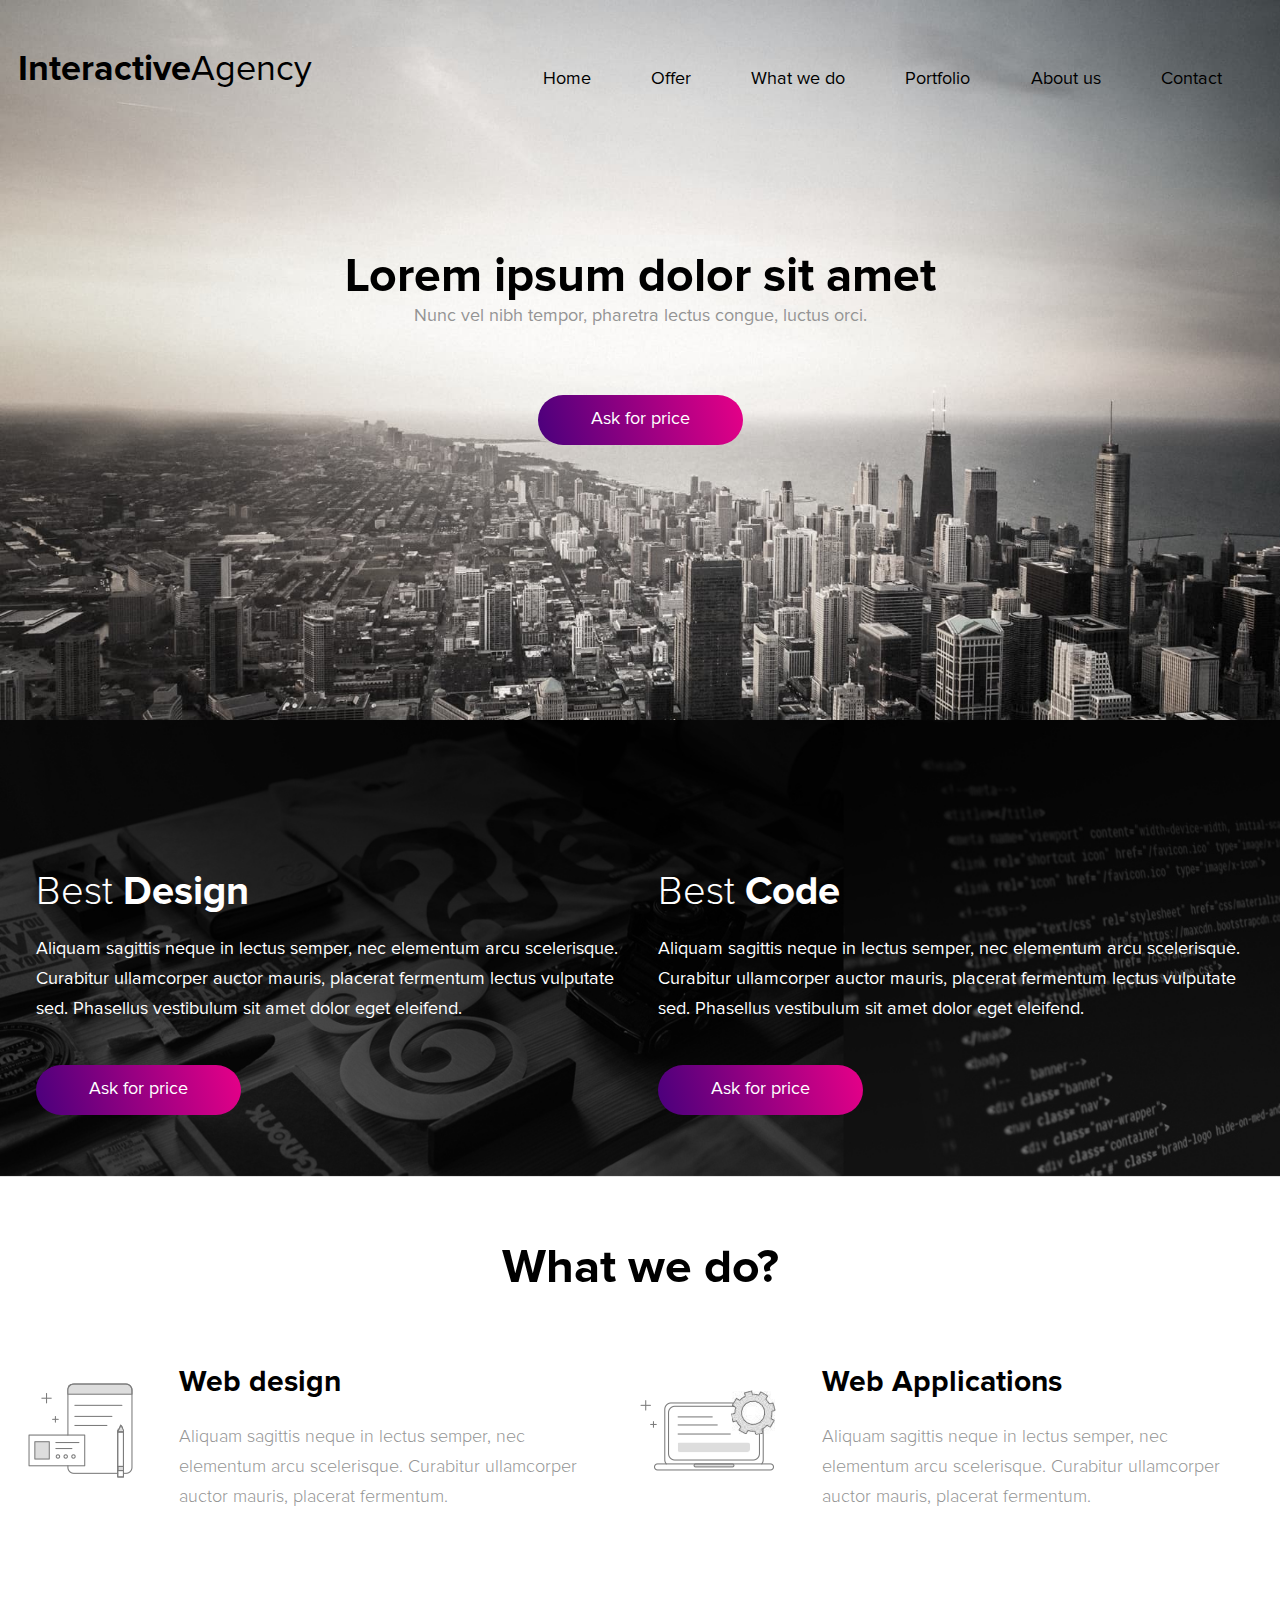
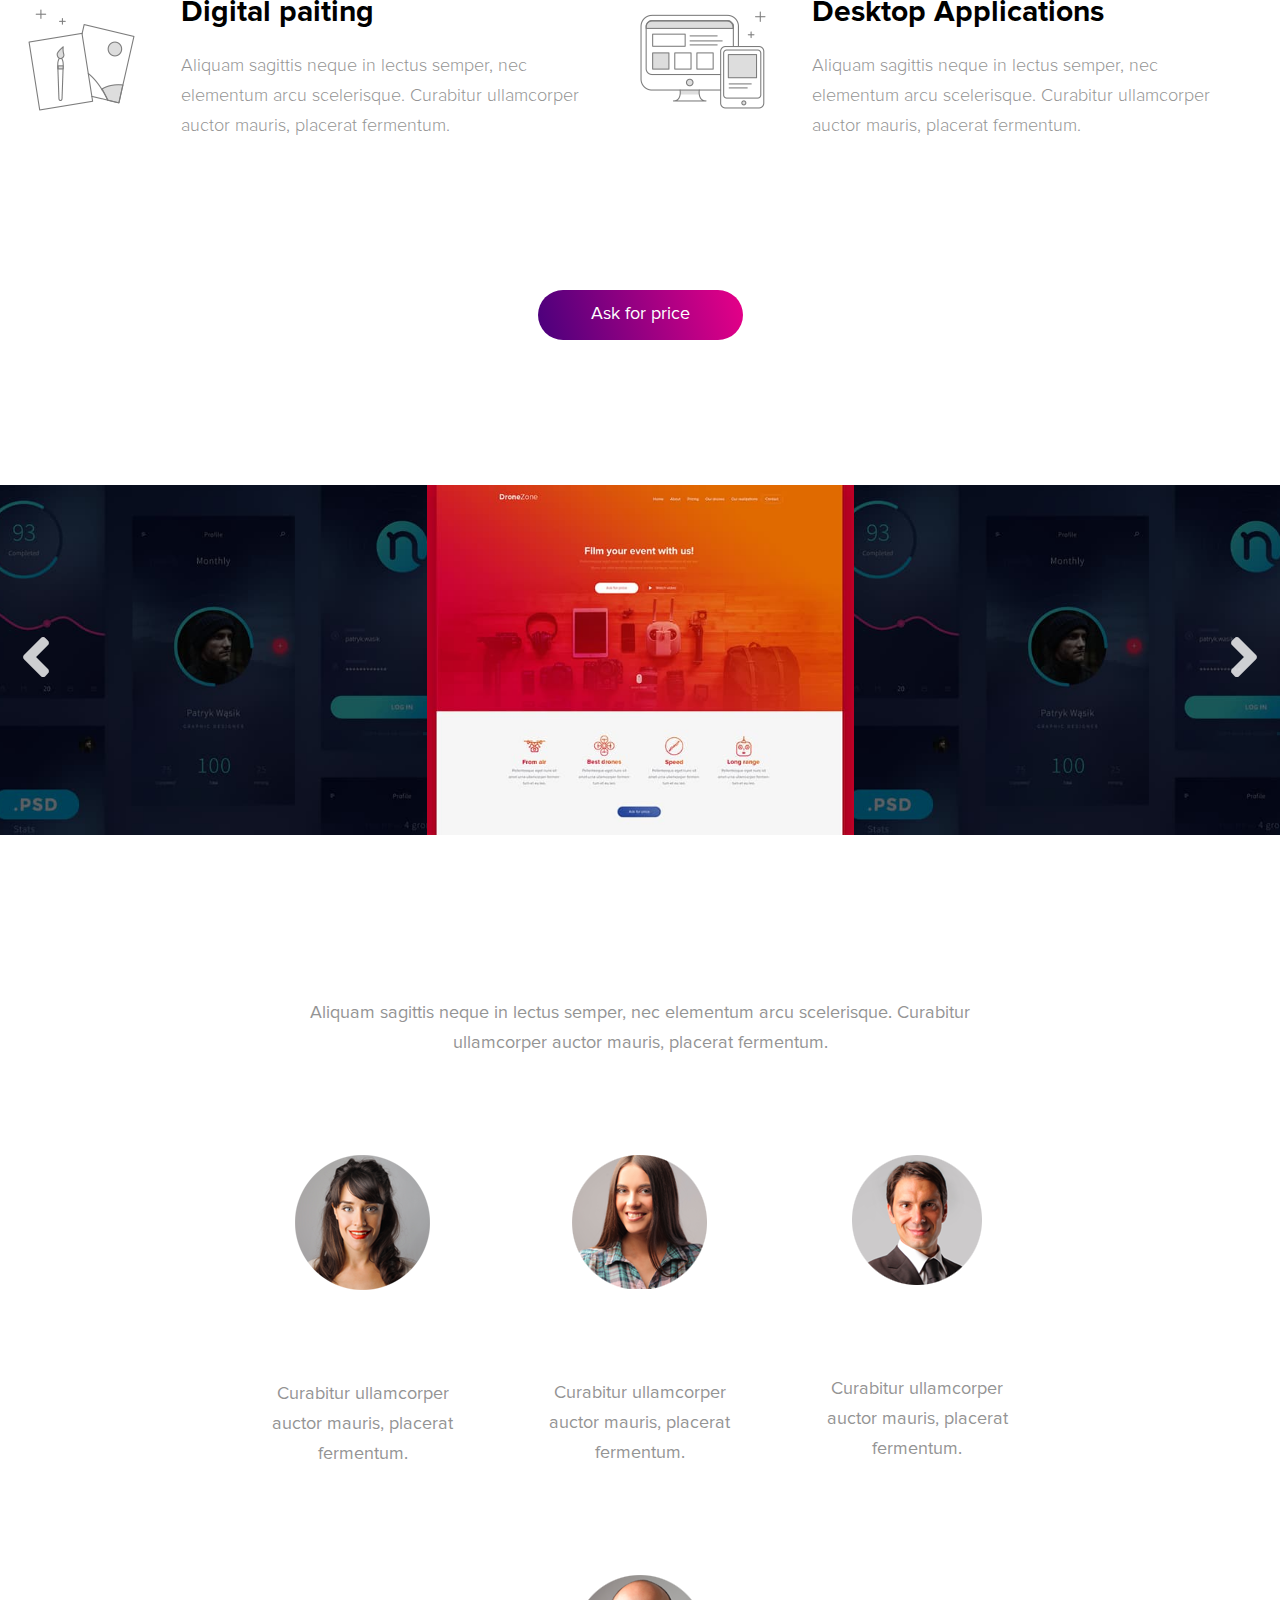
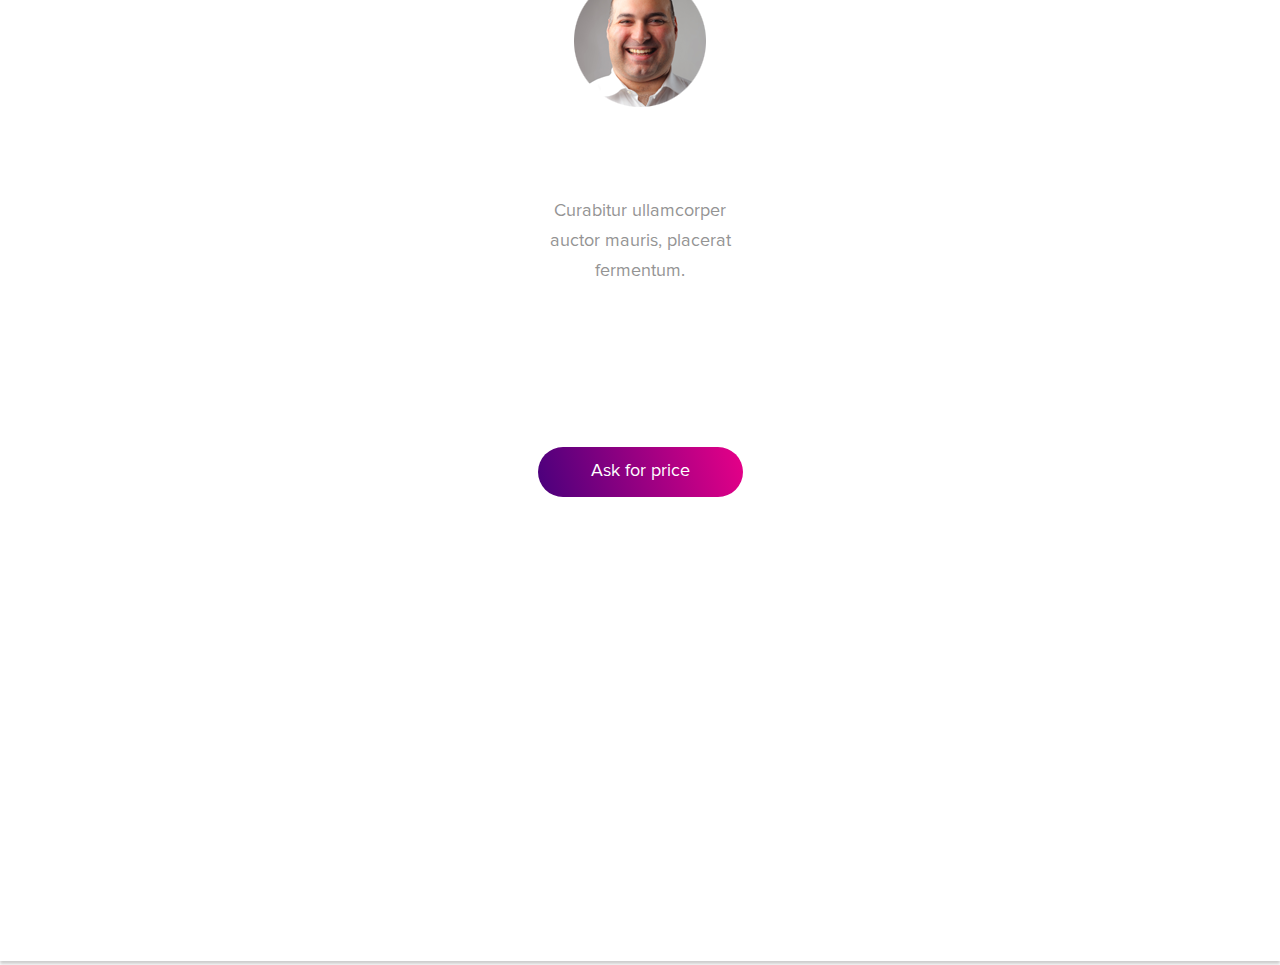
<file: projects/agency/index.html>
<!DOCTYPE html><html lang="uk"><head><meta charset="UTF-8"><link href="https://fonts.googleapis.com/css?family=Roboto:700" rel="stylesheet"><link href="https://use.fontawesome.com/releases/v5.0.6/css/all.css" rel="stylesheet"><link rel="stylesheet" href="css/styles.min.css"><title>My Start Page</title></head><body><div class="wrapper"><div id="nav-btn-container"><div id="line-btn1"></div><div id="line-btn2"></div><div id="line-btn3"></div></div><header id="header" class="header"><div class="header__content"><div class="header__logo"><a href="#" class="header__logo-text"><span>Interactive</span>Agency</a></div><!--header__logo--><nav class="header__nav"><a href="#header">Home</a> <a href="#offer">Offer</a> <a href="#what">What we do</a> <a href="#portfolio">Portfolio</a> <a href="#about">About us</a> <a href="#contact">Contact</a></nav><!--header__nav--><div class="watchword"><h1>Lorem ipsum dolor sit amet</h1><p>Nunc vel nibh tempor, pharetra lectus congue, luctus orci.</p><a href="#" class="button watchword__button">Ask for price</a></div><!--watchword--></div><!--header__content--></header><!--HEADER--><div id="offer" class="code-design"><div class="code-design__item"><h1>Best <span>Design</span></h1><p class="code-design__design-text">Aliquam sagittis neque in lectus semper, nec elementum arcu scelerisque. Curabitur ullamcorper auctor mauris, placerat fermentum lectus vulputate sed. Phasellus vestibulum sit amet dolor eget eleifend.</p><a href="#" class="button code-design__design-button">Ask for price</a></div><div class="code-design__item"><h1>Best <span>Code</span></h1><p class="code-design__code-text">Aliquam sagittis neque in lectus semper, nec elementum arcu scelerisque. Curabitur ullamcorper auctor mauris, placerat fermentum lectus vulputate sed. Phasellus vestibulum sit amet dolor eget eleifend.</p><a href="#" class="button code-design__code-button">Ask for price</a></div></div><!--End code-design--><div id="what" class="what-we-do"><div class="what-we-do__content"><h1 class="what-we-do__header">What we do?</h1><div class="what-we-do__item"><img src="images/whatWeDo/web-design.png" alt="web-design"><div class="what-we-do__item-content"><h1 class="what-we-do__item-header">Web design</h1><p class="what-we-do__item-text">Aliquam sagittis neque in lectus semper, nec elementum arcu scelerisque. Curabitur ullamcorper auctor mauris, placerat fermentum.</p></div></div><div class="what-we-do__item"><img src="images/whatWeDo/web-applications.png" alt="web-applications"><div class="what-we-do__item-content"><h1 class="what-we-do__item-header">Web Applications</h1><p class="what-we-do__item-text">Aliquam sagittis neque in lectus semper, nec elementum arcu scelerisque. Curabitur ullamcorper auctor mauris, placerat fermentum.</p></div></div><div class="what-we-do__item"><img src="images/whatWeDo/dijital-paiting.png" alt="dijital-paiting"><div class="what-we-do__item-content"><h1 class="what-we-do__item-header">Digital paiting</h1><p class="what-we-do__item-text">Aliquam sagittis neque in lectus semper, nec elementum arcu scelerisque. Curabitur ullamcorper auctor mauris, placerat fermentum.</p></div></div><div class="what-we-do__item"><img src="images/whatWeDo/desktop-applications.png" alt="desktop-applications"><div class="what-we-do__item-content"><h1 class="what-we-do__item-header">Desktop Applications</h1><p class="what-we-do__item-text">Aliquam sagittis neque in lectus semper, nec elementum arcu scelerisque. Curabitur ullamcorper auctor mauris, placerat fermentum.</p></div></div></div><div class="button-container"><a href="#" class="button what-we-do__button">Ask for price</a></div></div><!-- End what-we-do  --><div id="portfolio" class="skills-container"><div class="skills"><a href="#" class="skills__item skills__item-2"><img src="images/skills/skills__item-2.jpg" alt="Two"> </a><a href="#" class="skills__item skills__item-1"><img src="images/skills/skills__item-1.jpg" alt="One"> </a><a href="#" class="skills__item skills__item-2"><img src="images/skills/skills__item-2.jpg" alt="Two"> </a><a href="#" class="skills__item skills__item-3"><img src="images/skills/skills__item-3.jpg" alt="Tre"> </a><a href="#" class="skills__item skills__item-2"><img src="images/skills/skills__item-2.jpg" alt="Two"> </a><a href="#" class="skills__item skills__item-3"><img src="images/skills/skills__item-3.jpg" alt="Tre"></a></div><i class="fas fa-angle-left"></i> <i class="fas fa-angle-right"></i></div><!--End Skills  --><!--about-us  --><div id="about" class="about-us"><h1 class="about-us__header">About us!</h1><p class="about-us__description">Aliquam sagittis neque in lectus semper, nec elementum arcu scelerisque. Curabitur ullamcorper auctor mauris, placerat fermentum.</p><div class="about-us__persons"><div class="about-us__persons-item"><img src="images/about-us/one.png" alt="John Doe" title="John Doe"><h1>John Doe</h1><p>Curabitur ullamcorper auctor mauris, placerat fermentum.</p></div><!-- about-us__persons-item --><div class="about-us__persons-item"><img src="images/about-us/two.png" alt="John Doe" title="John Doe"><h1>John Doe</h1><p>Curabitur ullamcorper auctor mauris, placerat fermentum.</p></div><!-- about-us__persons-item --><div class="about-us__persons-item"><img src="images/about-us/fre.png" alt="John Doe" title="John Doe"><h1>John Doe</h1><p>Curabitur ullamcorper auctor mauris, placerat fermentum.</p></div><!-- about-us__persons-item --><div class="about-us__persons-item"><img src="images/about-us/fore.png" alt="John Doe" title="John Doe"><h1>John Doe</h1><p>Curabitur ullamcorper auctor mauris, placerat fermentum.</p></div><!-- about-us__persons-item --></div><!--End about-us__persons  --> <a href="#" class="button what-we-do__button">Ask for price</a></div><!--End about-us  --><footer id="contact"><iframe src="https://www.google.com/maps/embed?pb=!1m18!1m12!1m3!1d3001155.56300064!2d-78.0128224443514!3d42.72878551462198!2m3!1f0!2f0!3f0!3m2!1i1024!2i768!4f13.1!3m3!1m2!1s0x4ccc4bf0f123a5a9%3A0xddcfc6c1de189567!2z0J3RjNGOLdCZ0L7RgNC6LCDQodC_0L7Qu9GD0YfQtdC90ZYg0KjRgtCw0YLQuCDQkNC80LXRgNC40LrQuA!5e0!3m2!1suk!2sua!4v1518873504667" allowfullscreen></iframe></footer><div class="scroll-mouse d-none"><div class="mouse"><div class="scroll"></div></div><span>scrool down</span></div></div><!--wrapper--><script src="js/main.min.js"></script></body></html>
</file>
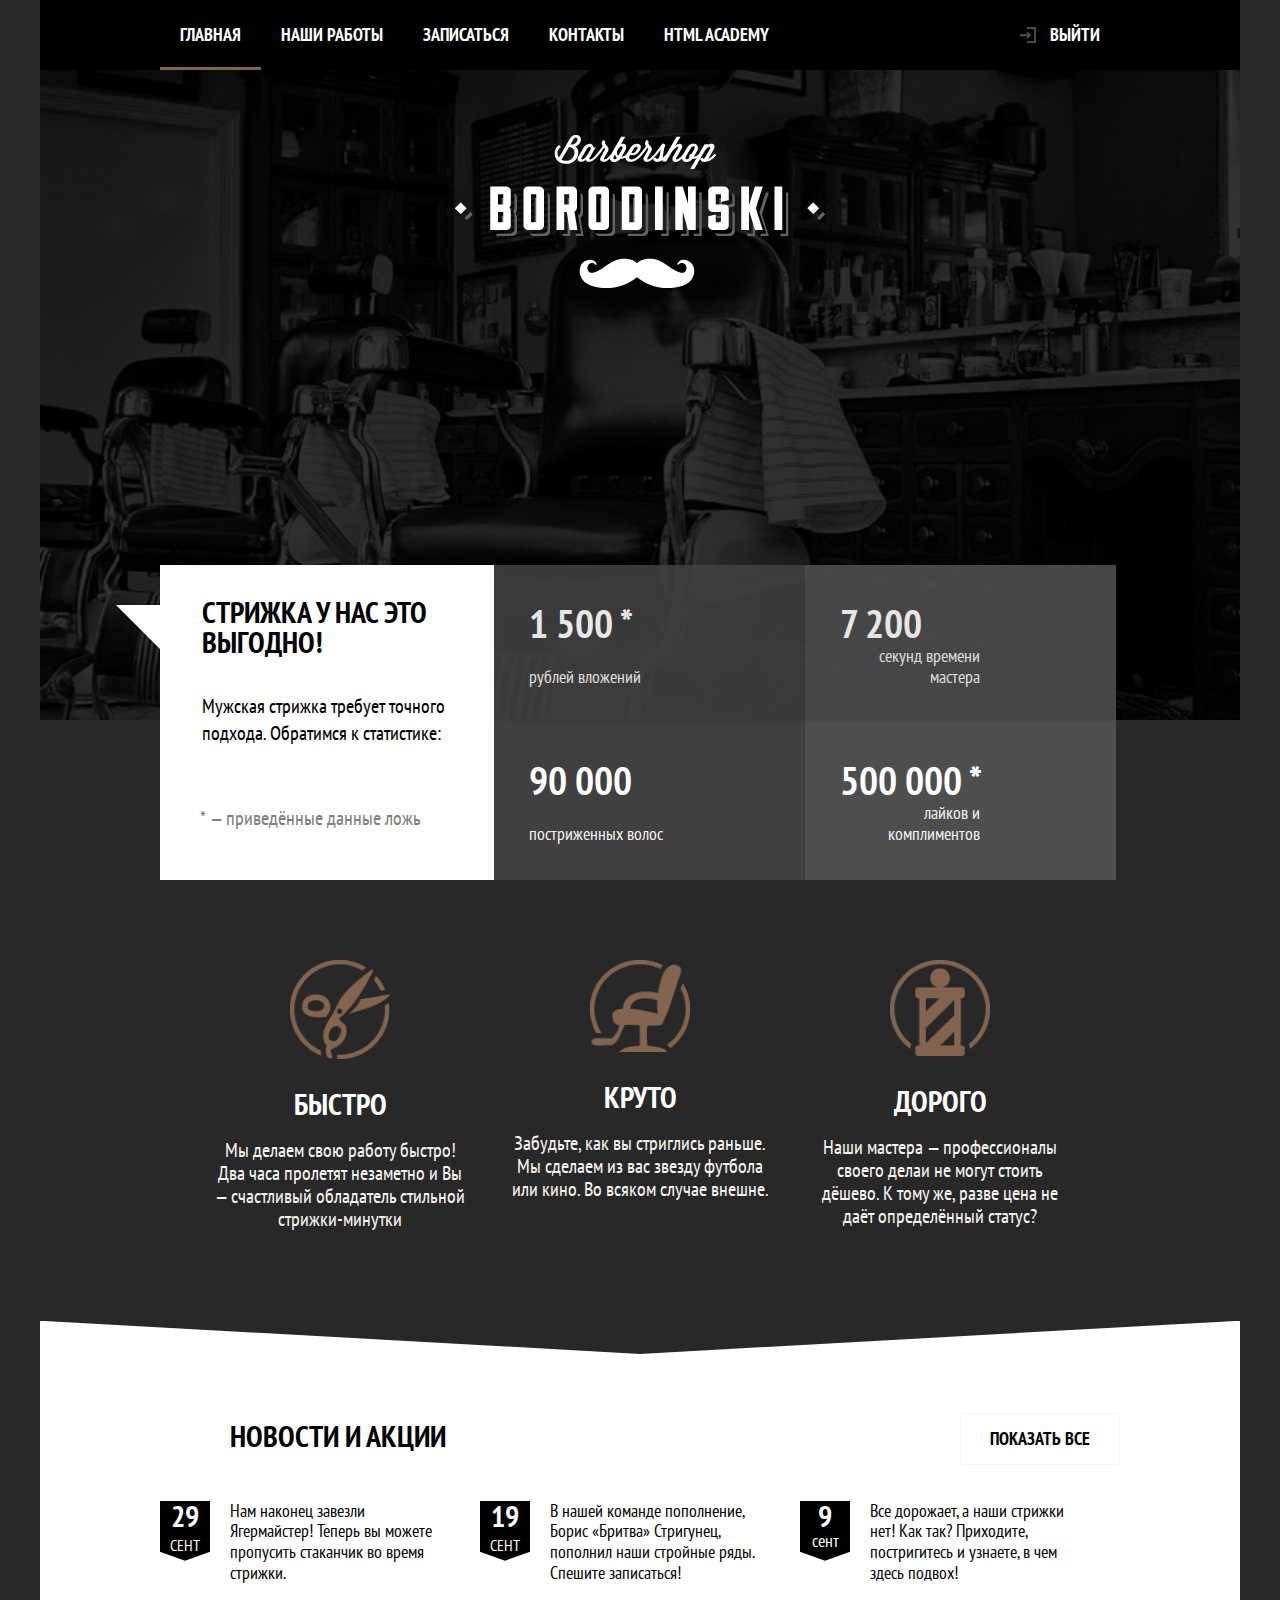
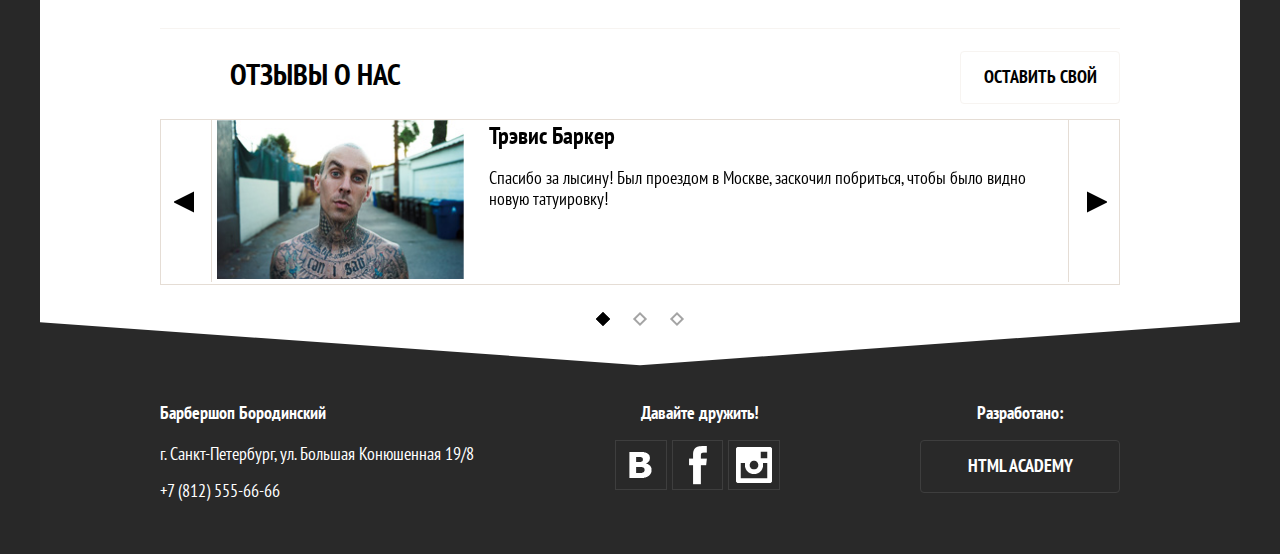
<file: projects/barbershop/index.html>
<!DOCTYPE html><html lang="ru"><head><meta charset="UTF-8"><meta name="viewport" content="width=device-width,initial-scale=1"><meta http-equiv="X-UA-Compatible" content="ie=edge"><!-- Chrome, Firefox OS and Opera --><meta name="theme-color" content="#000"><!-- Windows Phone --><meta name="msapplication-navbutton-color" content="#000"><!-- iOS Safari --><meta name="apple-mobile-web-app-status-bar-style" content="#000"><link rel="stylesheet" href="css/styles.min.css"><link rel="icon" href="images/unnamed.png" type="image/png"><title>BarberShop</title></head><body><div class="page-wrapper"><header class="header"><div class="row main-logo"><a href="index.html" class="main-logo__link"><picture><source media="(min-width: 1199px)" srcset="images/main-logo/logotype-desktop.svg" type="image/svg+xml"><source media="(min-width: 767px)" srcset="images/main-logo/logotype-tablet.svg" type="image/svg+xml"><source media="(min-width: 200px)" srcset="images/main-logo/logotype-mobile.svg" type="image/svg+xml"><img class="main-logo__image" src="images/main-logo/logotype-desktop.png" alt="logo"></picture></a></div><div class="row nav"><h4 class="nav_page-name white-font">ГЛАВНАЯ</h4><!-- main-nav-btn--open clas chov button open --><div class="main-nav-btn"><div class="main-nav-btn__line"></div><div class="main-nav-btn__line"></div><div class="main-nav-btn__line"></div></div><!-- main-nav--hide hide menu mobile devays --><nav class="main-nav main-nav--hide"><ul class="main-nav__list"><li class="main-nav__item main-nav__item--active"><a href="index.html" class="custom-link main-nav__link">Главная</a></li><li class="main-nav__item"><a href="photo.html" class="custom-link main-nav__link">Наши работы</a></li><li class="main-nav__item"><a href="form.html" class="custom-link main-nav__link">Записаться</a></li><li class="main-nav__item"><a href="#footer" class="custom-link main-nav__link">Контакты</a></li><li class="main-nav__item"><a href="index.html" class="custom-link main-nav__link">HTML Academy</a></li><li class="main-nav__item main-nav__item--quit"><a href="index.html" class="custom-link main-nav__link main-nav__link--quit">Выйти</a></li></ul></nav></div><!-- End main Logo --></header><!-- End Header --><main class="main-content" role="main"><div class="price"><table class="price__list"><thead class="price__head"><tr><td colspan="2" class="row"><h2 class="price__title">Стрижка у нас это выгодно!</h2><h3 class="price__sub-title">Мужская стрижка требует точного подхода. Обратимся к статистике:</h3></td></tr></thead><!-- price__head --><tbody class="price__body"><tr class="price__row price__row--first"><td class="row price-item"><div class="price__check">1 500 <span>*</span></div><div class="price__line">рублей вложений</div></td><td class="row price-item"><div class="price__check">7 200</div><div class="price__line">секунд времени мастера</div></td></tr><!-- End Price row --><tr class="price__row"><td class="row price-item"><div class="price__check">90 000</div><div class="price__line">постриженных волос</div></td><td class="row price-item"><div class="price__check">500 000 <span>*</span></div><div class="price__line">лайков и комплиментов</div></td></tr><!-- End Price row --></tbody><tfoot><tr><td colspan="2"><p class="price__fake">* — приведённые данные ложь</p></td></tr></tfoot></table><!-- price__list --><div class="row about-us"><div class="about-us__slider"><div class="about-us__item"><img class="about-us__logo" src="images/about-us/advantage-1-illustration.svg" alt="Ножницы"><div class="about-us__text-content"><h2 class="white-font about-us__title">БЫСТРО</h2><p class="about-us__txt">Мы делаем свою работу быстро! Два часа пролетят незаметно и Вы — счастливый обладатель стильной стрижки-минутки</p></div></div><!-- About-us__item --><div class="about-us__item"><img class="about-us__logo" src="images/about-us/advantage-2-illustration.svg" alt="Стул"><div class="about-us__text-content"><h2 class="white-font about-us__title">КРУТО</h2><p class="about-us__txt">Забудьте, как вы стриглись раньше. Мы сделаем из вас звезду футбола или кино. Во всяком случае внешне.</p></div></div><!-- About-us__item --><div class="about-us__item"><img class="about-us__logo" src="images/about-us/advantage-3-illustration.svg" alt="Лого"><div class="about-us__text-content"><h2 class="white-font about-us__title">ДОРОГО</h2><p class="about-us__txt">Наши мастера — профессионалы своего делаи не могут стоить дёшево. К тому же, разве цена не даёт определённый статус?</p></div></div><!-- About-us__item --></div><!-- about-us__slider --><div class="about-us__marker-container"><!-- <li class="about-us__item-marker">
                <button class="active"></button>
              </li>
              <li class="about-us__item-marker"><button></button></li>
              <li class="about-us__item-marker"><button></button></li> --></div><!-- About-us --></div><!-- Price --><div class="row news"><div class="news__wrapper"><h2 class="news__title">Новости и акции</h2><div class="news__container"><div class="news__item"><div class="news__date"><h2 class="news__int">29</h2><p class="news__day">сент</p></div><!-- NEWS DATE --><div class="news__text">Нам наконец завезли Ягермайстер! Теперь вы можете пропусить стаканчик во время стрижки.</div></div><!-- news-item --><div class="news__item"><div class="news__date"><h2 class="news__int">19</h2><p class="news__day">сент</p></div><!-- NEWS DATE --><div class="news__text">В нашей команде пополнение, Борис «Бритва» Стригунец, пополнил наши стройные ряды. Спешите записаться!</div></div><!-- news-item --><div class="news__item"><div class="news__date"><h2 class="news__int">9</h2><p class="">сент</p></div><!-- NEWS DATE --><div class="news__text">Все дорожает, а наши стрижки нет! Как так? Приходите, постригитесь и узнаете, в чем здесь подвох!</div></div><!-- news-item --> <button class="btn news__btn">показать все</button></div><!-- news-container --><div class="news__review"><h2 class="news__title">Отзывы о нас</h2><!-- Add hide class to hide button --> <button class="news__btn--review btn news__btn">Оставить свой</button><div class="news__review-container"><div class="news__review-slider-arrows"><button type="button" class="news__review-prev">Предыдущий</button> <button type="button" class="news__review-next">Следующий</button></div><div class="news__review-slider"><div class="news__review-slide-wrap"><div class="news__review-item"><img class="news__review-photo" src="images/news/Layer 32.jpg" alt="photo"><div class="news__rewiew-content"><h3 class="news__review-name">Трэвис Баркер</h3><div class="news__text">Спасибо за лысину! Был проездом в Москве, заскочил побриться, чтобы было видно новую татуировку!</div></div></div></div><!-- item --><div class="news__review-slide-wrap"><div class="news__review-item"><img class="news__review-photo" src="images/news/Layer 32.jpg" alt="photo"><div class="news__rewiew-content"><h3 class="news__review-name">Трэвис Баркер</h3><div class="news__text">Спасибо за лысину! Был проездом в Москве, заскочил побриться, чтобы было видно новую татуировку!</div></div></div></div><!-- item --><div class="news__review-slide-wrap"><div class="news__review-item"><img class="news__review-photo" src="images/news/Layer 32.jpg" alt="photo"><div class="news__rewiew-content"><h3 class="news__review-name">Трэвис Баркер</h3><div class="news__text">Спасибо за лысину! Был проездом в Москве, заскочил побриться, чтобы было видно новую татуировку!</div></div></div></div></div><!-- Slider --><div class="news__review__marker-container"><!-- Container for dots --></div></div></div></div><!-- news__container --></div><!-- News --></div></main><!-- Main-content --><footer id="footer" class="footer"><div class="wrapper"><div class="white-font contacts"><h4 class="contacts__head">Барбершоп Бородинский</h4><a href="#" class="contacts_address">г. Санкт-Петербург, ул. Большая Конюшенная 19/8</a> <a href="tel:+78125556666" class="contact-block contacts__tel">+7 (812) 555-66-66</a></div><!-- contacts --><div class="social"><h4 class="white-font social__title">Давайте дружить!</h4><ul class="social__list"><li class="social__item"><a href="#" class="social__link"><img src="images/social/vk-icon-big.png" alt="Vkontakte"></a></li><li class="social__item"><a href="#" class="social__link"><img src="images/social/facebook-icon-big.png" alt="Facebook"></a></li><li class="social__item"><a href="#" class="social__link"><img src="images/social/insta-icon-big.png" alt="Insta"></a></li></ul></div><div class="copy-right"><h4 class="white-font copy-right__title">Разработано:</h4><a href="#" class="contact-block copy-right__company">HTML ACADEMY</a></div></div></footer></div><script src="js/main.min.js"></script></body></html>
</file>
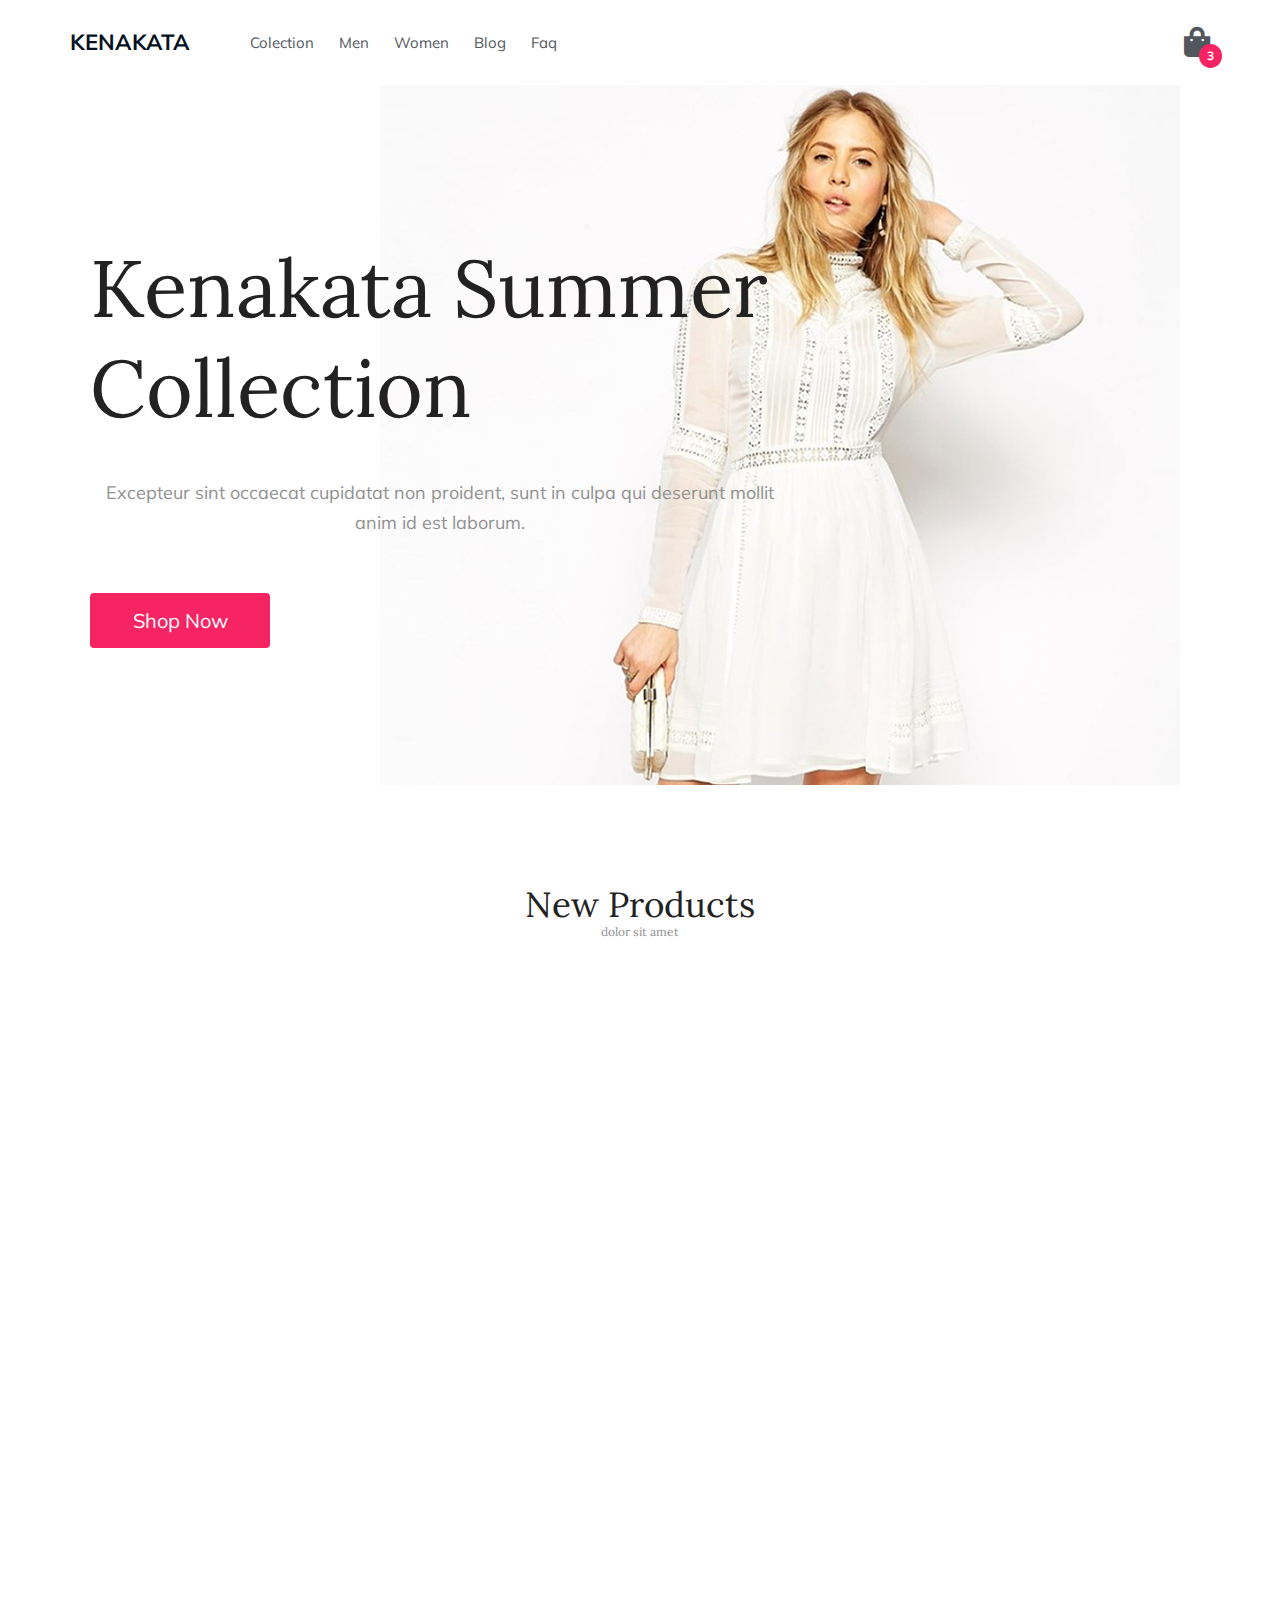
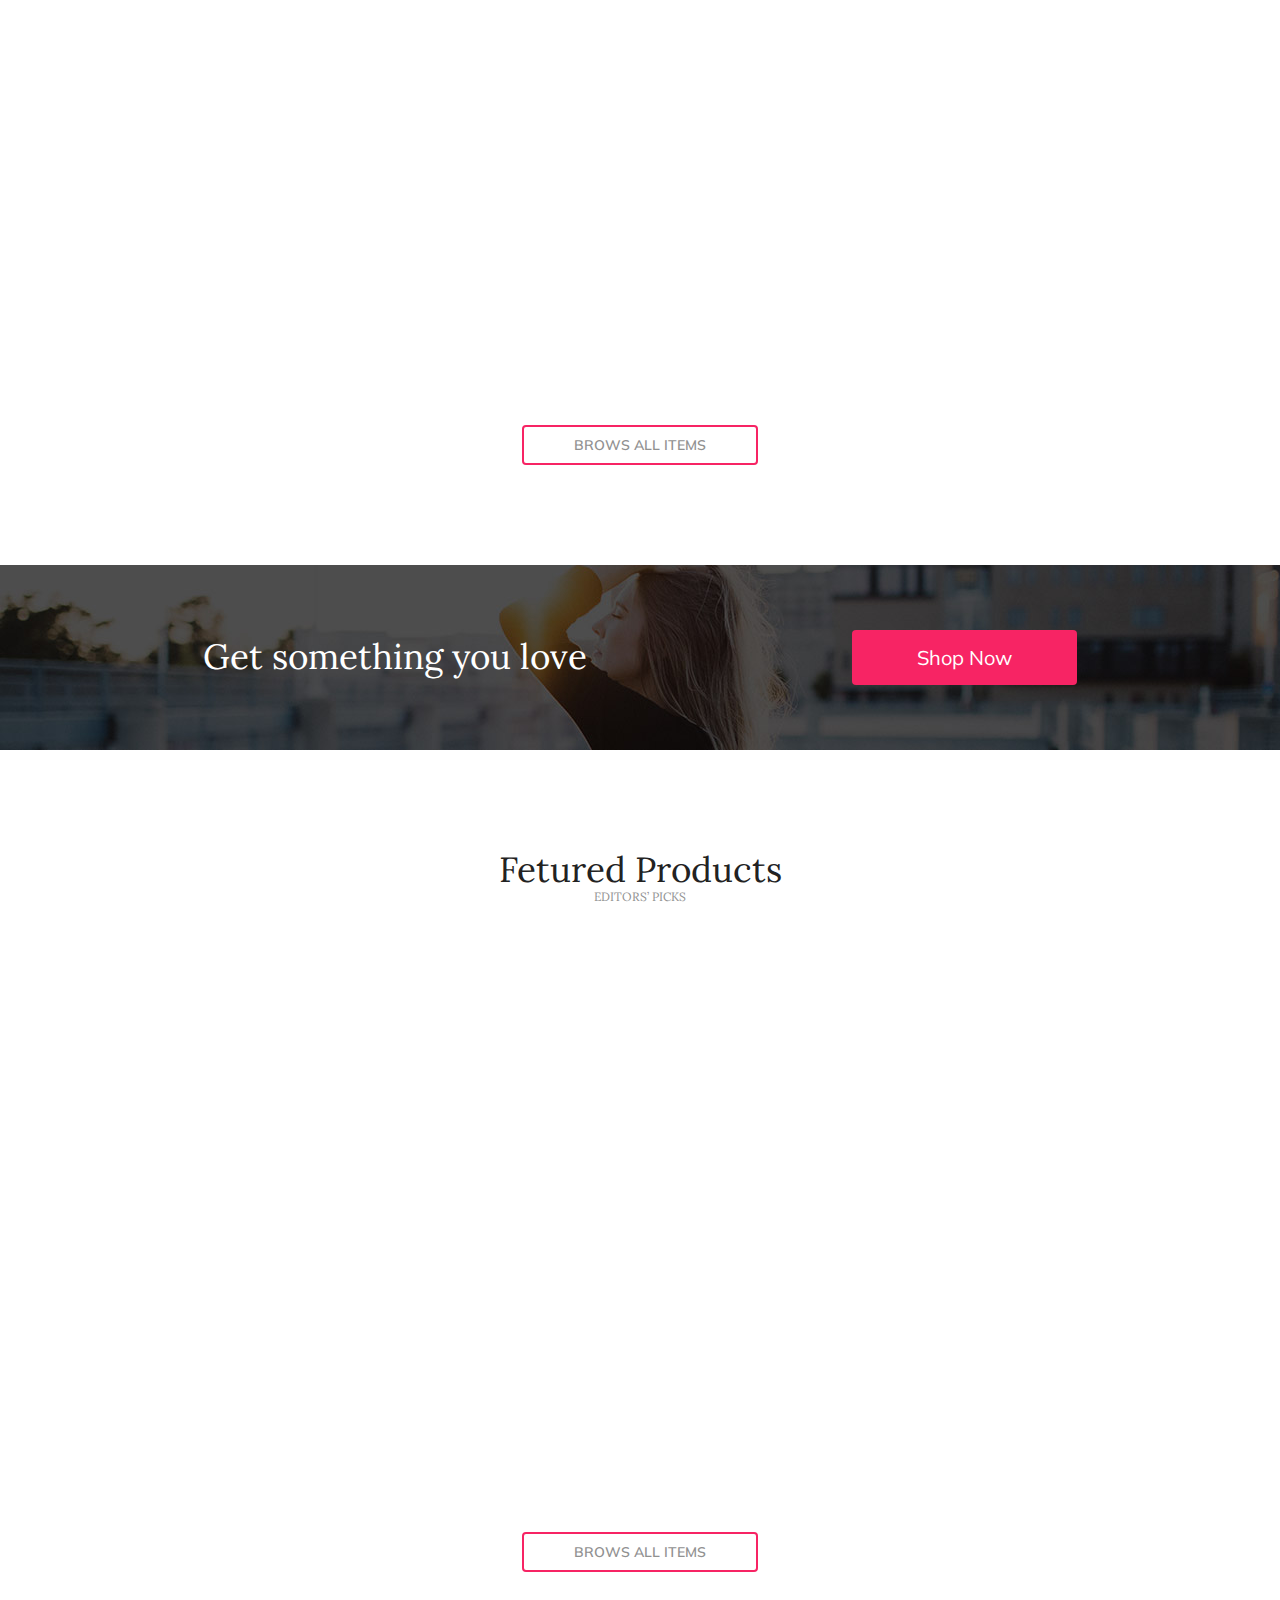
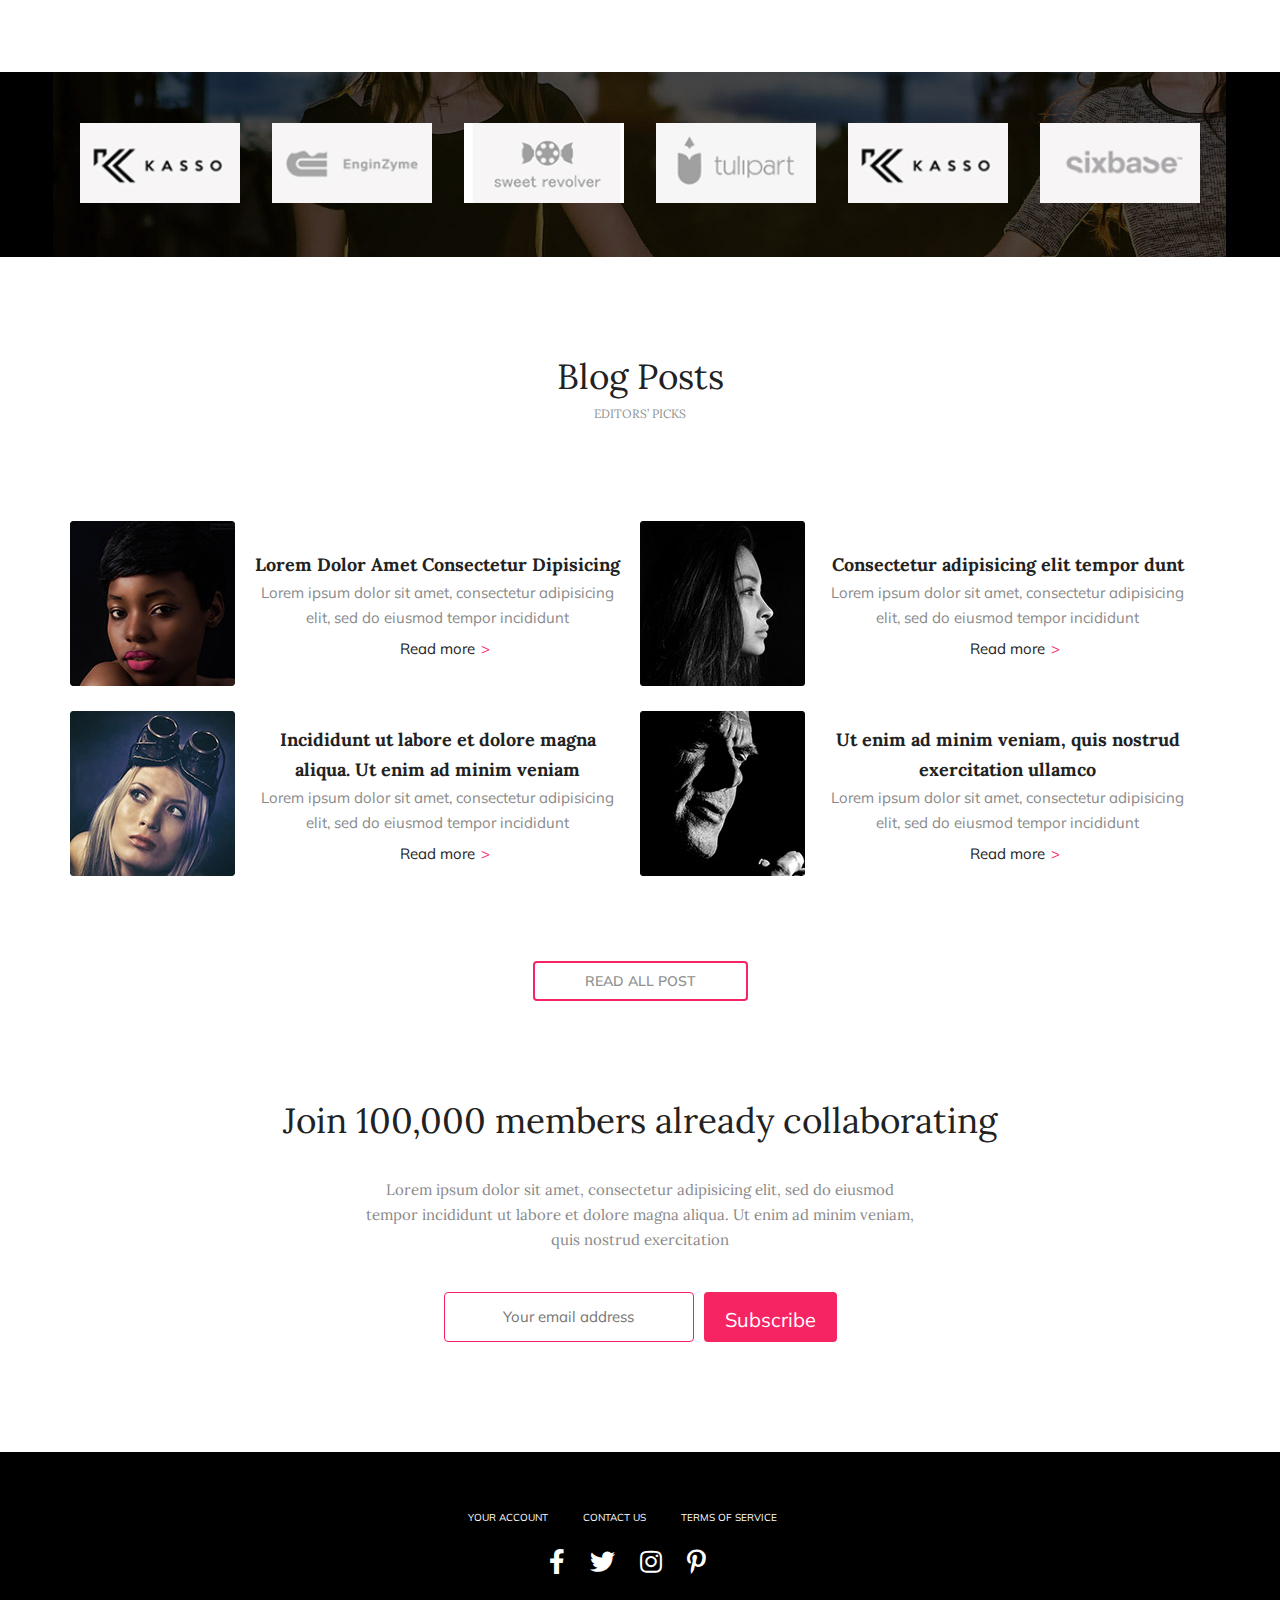
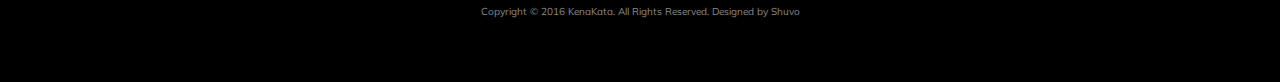
<file: projects/fashion/index.html>
<!DOCTYPE html><html lang="ru"><head><meta charset="UTF-8"><meta name="viewport" content="width=device-width,initial-scale=1"><meta http-equiv="X-UA-Compatible" content="ie=edge"><!-- Chrome, Firefox OS and Opera --><meta name="theme-color" content="#00ffbf"><!-- Windows Phone --><meta name="msapplication-navbutton-color" content="#00ffbf"><!-- iOS Safari --><meta name="apple-mobile-web-app-status-bar-style" content="#00ffbf"><link href="https://fonts.googleapis.com/css?family=Lora:400,700|Muli:300,400,700" rel="stylesheet"><link href="https://use.fontawesome.com/releases/v5.0.6/css/all.css" rel="stylesheet"><link rel="stylesheet" href="css/styles.min.css"><link rel="icon" href="images/unnamed.png" type="image/png"><title>My Start Page</title></head><body><div class="page-wrapper"><header class="container header"><div class="header__top"><div class="logo"><a href="" class="logo__link">kenakata</a></div><nav class="main-nav"><ul class="main-nav__list"><li class="main-nav__list-item"><a href="#collection" class="main-nav__link">Colection</a></li><li class="main-nav__list-item"><a href="#men" class="main-nav__link">Men</a></li><li class="main-nav__list-item"><a href="#women" class="main-nav__link">Women</a></li><li class="main-nav__list-item"><a href="#blog" class="main-nav__link">Blog</a></li><li class="main-nav__list-item"><a href="#faq" class="main-nav__link">Faq</a></li></ul></nav><div class="basket"><a href="#" class="basket__link"><i class="fas fa-shopping-bag"></i></a><span class="count">3</span></div></div><!-- End Header top --><div id="collection" class="header__content"><div class="header-image"><img src="images/girl.png" alt="girl"></div><div class="container"><div class="header__content-main"><h1 class="header__title">Kenakata Summer Collection</h1><h3 class="header__subtitle">Excepteur sint occaecat cupidatat non proident, sunt in culpa qui deserunt mollit anim id est laborum.</h3><button class="btn">Shop Now</button></div></div><!-- header__content-main --></div><!-- End Header Content --></header><!-- End Header --><section id="men" class="container new-products"><h2 class="new-products__title">New Products</h2><h3 class="new-products__subtitle">dolor sit amet</h3><div class="card"><div class="card__wrapper"><div class="card__item"><div class="card__cover"><img src="images/card/Card1.jpg" alt="girl"><div class="card__buttons"><button class="btn">Add To Cart</button> <button class="btn">Quik View</button></div></div><h4 class="card__title">Cotton Polo Shirt</h4><div class="card__price"><span class="card__old-price">$100.00</span> $95.00</div></div><!-- Card Item --><div class="card__item"><div class="card__cover"><img src="images/card/Card2.jpg" alt="girl"><div class="card__buttons"><button class="btn">Add To Cart</button> <button class="btn">Quik View</button></div></div><h4 class="card__title">Fine-knit Cardigan</h4><div class="card__price"><span class="card__old-price">$230.00</span>$199.00</div></div><!-- Card Item --><div class="card__item"><div class="card__cover"><img src="images/card/Card3.jpg" alt="girl"><div class="card__buttons"><button class="btn">Add To Cart</button> <button class="btn">Quik View</button></div></div><h4 class="card__title">Kimono Cardigan</h4><div class="card__price"><span class="card__old-price">$85.00</span> $55.00</div></div><!-- Card Item --><div class="card__item"><div class="card__cover"><img src="images/card/Card4.jpg" alt="girl"><div class="card__buttons"><button class="btn">Add To Cart</button> <button class="btn">Quik View</button></div></div><h4 class="card__title">Rustic Garter Set</h4><div class="card__price"><span class="card__old-price">$150.00</span> $125.00</div></div><!-- Card Item --><div class="card__item"><div class="card__cover"><img src="images/card/Card5.jpg" alt="girl"><div class="card__buttons"><button class="btn">Add To Cart</button> <button class="btn">Quik View</button></div></div><h4 class="card__title">Cotton Maxi</h4><div class="card__price"><span class="card__old-price">$100.00</span> $95.00</div></div><!-- Card Item --><div class="card__item"><div class="card__cover"><img src="images/card/Card6.jpg" alt="girl"><div class="card__buttons"><button class="btn">Add To Cart</button> <button class="btn">Quik View</button></div></div><h4 class="card__title">Anysize double</h4><div class="card__price"><span class="card__old-price">$230.00</span> $199.00</div></div><!-- Card Item --><div class="card__item"><div class="card__cover"><img src="images/card/Card7.jpg" alt="girl"><div class="card__buttons"><button class="btn">Add To Cart</button> <button class="btn">Quik View</button></div></div><h4 class="card__title">Latex Catsuit</h4><div class="card__price"><span class="card__old-price">$85.00</span> $55.00</div></div><!-- Card Item --><div class="card__item"><div class="card__cover"><img src="images/card/Card10.jpg" alt="girl"><div class="card__buttons"><button class="btn">Add To Cart</button> <button class="btn">Quik View</button></div></div><h4 class="card__title">Elit Aliquam</h4><div class="card__price"><span class="card__old-price">$150.00</span> $125.00</div></div><!-- Card Item --></div><!-- End Card wrapper --> <button class="btn btn--border">Brows All Items</button></div><!-- End Card --></section><!-- End New Products --><section class="you-love"><div class="container"><h2 class="you-love__title">Get something you love</h2><button class="btn">Shop Now</button></div></section><!-- You love --><section class="fetured-products"><h2 class="fetured-products__title">Fetured Products</h2><h3 class="fetured-products__subtitle">EDITORS’ PICKS</h3><div class="card"><div class="card__wrapper"><div class="card__item"><div class="card__cover"><img src="images/card/Card8.jpg" alt="girl"><div class="card__buttons"><button class="btn">Add To Cart</button> <button class="btn">Quik View</button></div></div><h4 class="card__title">Latex Catsuit</h4><div class="card__price">$95.00</div></div><!-- Card Item --><div class="card__item"><div class="card__cover"><img src="images/card/Card9.jpg" alt="girl"><div class="card__buttons"><button class="btn">Add To Cart</button> <button class="btn">Quik View</button></div></div><h4 class="card__title">Totoro studio</h4><div class="card__price">$199.00</div></div><!-- Card Item --><div class="card__item"><div class="card__cover"><img src="images/card/Card10.jpg" alt="girl"><div class="card__buttons"><button class="btn">Add To Cart</button> <button class="btn">Quik View</button></div></div><h4 class="card__title">My Superhero</h4><div class="card__price">$55.00</div></div><!-- Card Item --><div class="card__item"><div class="card__cover"><img src="images/card/Card1.jpg" alt="girl"><div class="card__buttons"><button class="btn">Add To Cart</button> <button class="btn">Quik View</button></div></div><h4 class="card__title">Tulle Skirt Floor</h4><div class="card__price">$125.00</div></div><!-- Card Item --></div><!-- card__wrapper --> <button class="btn btn--border">Brows All Items</button></div></section><!-- Fetured Products --><section id="women" class="brands"><div class="container"><ul class="brands__list"><li class="brands__item"><a href="#" class="brands__link"><img src="images/brands/kasso.jpg" alt="kasso" class="brands__logo"></a></li><li class="brands__item"><a href="#" class="brands__link"><img src="images/brands/EnginZyme.jpg" alt="EnginZyme" class="brands__logo"></a></li><li class="brands__item"><a href="#" class="brands__link"><img src="images/brands/sweetRevolver.jpg" alt="sweetRevolver" class="brands__logo"></a></li><li class="brands__item"><a href="#" class="brands__link"><img src="images/brands/tulpart.png" alt="tulpart" class="brands__logo"></a></li><li class="brands__item"><a href="#" class="brands__link"><img src="images/brands/kasso.jpg" alt="kasso" class="brands__logo"></a></li><li class="brands__item"><a href="#" class="brands__link"><img src="images/brands/sixbase.jpg" alt="sixbase" class="brands__logo"></a></li></ul></div></section><!--End Brands --><section id="blog" class="blog"><div class="container"><h2 class="blog__title">Blog Posts</h2><h3 class="blog__subtitle">EDITORS’ PICKS</h3><div class="blog__posts-wrapper"><div class="blog__post"><img src="images/blog/post1.jpg" alt="post image"><div class="blog__post-txt"><h4 class="blog__posts-title">Lorem Dolor Amet Consectetur Dipisicing</h4><p class="blog__post-text">Lorem ipsum dolor sit amet, consectetur adipisicing elit, sed do eiusmod tempor incididunt</p><a href="#" class="blog__link">Read more</a></div></div><!-- End Blog Post --><div class="blog__post"><img src="images/blog/post2.jpg" alt="post image"><div class="blog__post-txt"><h4 class="blog__posts-title">Consectetur adipisicing elit tempor dunt</h4><p class="blog__post-text">Lorem ipsum dolor sit amet, consectetur adipisicing elit, sed do eiusmod tempor incididunt</p><a href="#" class="blog__link">Read more</a></div></div><!-- End Blog Post --><div class="blog__post"><img src="images/blog/post3.jpg" alt="post image"><div class="blog__post-txt"><h4 class="blog__posts-title">Incididunt ut labore et dolore magna aliqua. Ut enim ad minim veniam</h4><p class="blog__post-text">Lorem ipsum dolor sit amet, consectetur adipisicing elit, sed do eiusmod tempor incididunt</p><a href="#" class="blog__link">Read more</a></div></div><!-- End Blog Post --><div class="blog__post"><img src="images/blog/post4.jpg" alt="post image"><div class="blog__post-txt"><h4 class="blog__posts-title">Ut enim ad minim veniam, quis nostrud exercitation ullamco</h4><p class="blog__post-text">Lorem ipsum dolor sit amet, consectetur adipisicing elit, sed do eiusmod tempor incididunt</p><a href="#" class="blog__link">Read more</a></div></div><!-- End Blog Post --></div><!-- blog__posts-wrapper --> <button class="btn btn--border">read All post</button></div><!-- Container --></section><!-- End Blog --><section class="join"><div class="container"><h2 class="join__title">Join 100,000 members already collaborating</h2><h3 class="join__subtitle">Lorem ipsum dolor sit amet, consectetur adipisicing elit, sed do eiusmod tempor incididunt ut labore et dolore magna aliqua. Ut enim ad minim veniam, quis nostrud exercitation</h3><form class="subscribe-form"><input class="subscribe-form__email" type="email" name="email" placeholder="Your email address"> <input class="btn" type="submit" value="Subscribe"></form></div><!-- container --></section><!-- join --><footer id="faq" class="footer"><div class="container"><ul class="footer__links"><li class="footer__link-item"><a href="#" class="footer__link">YOUR ACCOUNT</a></li><li class="footer__link-item"><a href="#" class="footer__link">CONTACT US</a></li><li class="footer__link-item"><a href="#" class="footer__link">TERMS OF SERVICE</a></li></ul><ul class="social"><li class="social__item"><a href="#" class="social__link"><i class="fab fa-facebook-f"></i></a></li><li class="social__item"><a href="#" class="social__link"><i class="fab fa-twitter"></i></a></li><li class="social__item"><a href="#" class="social__link"><i class="fab fa-instagram"></i></a></li><li class="social__item"><a href="#" class="social__link"><i class="fab fa-pinterest-p"></i></a></li></ul><div class="copyright">Copyright © 2016 KenaKata. All Rights Reserved. Designed by Shuvo</div></div><!-- Container --></footer></div><!-- End Page wrapper --><script src="https://ajax.googleapis.com/ajax/libs/jquery/3.3.1/jquery.min.js"></script><script src="js/main.min.js"></script></body></html>
</file>
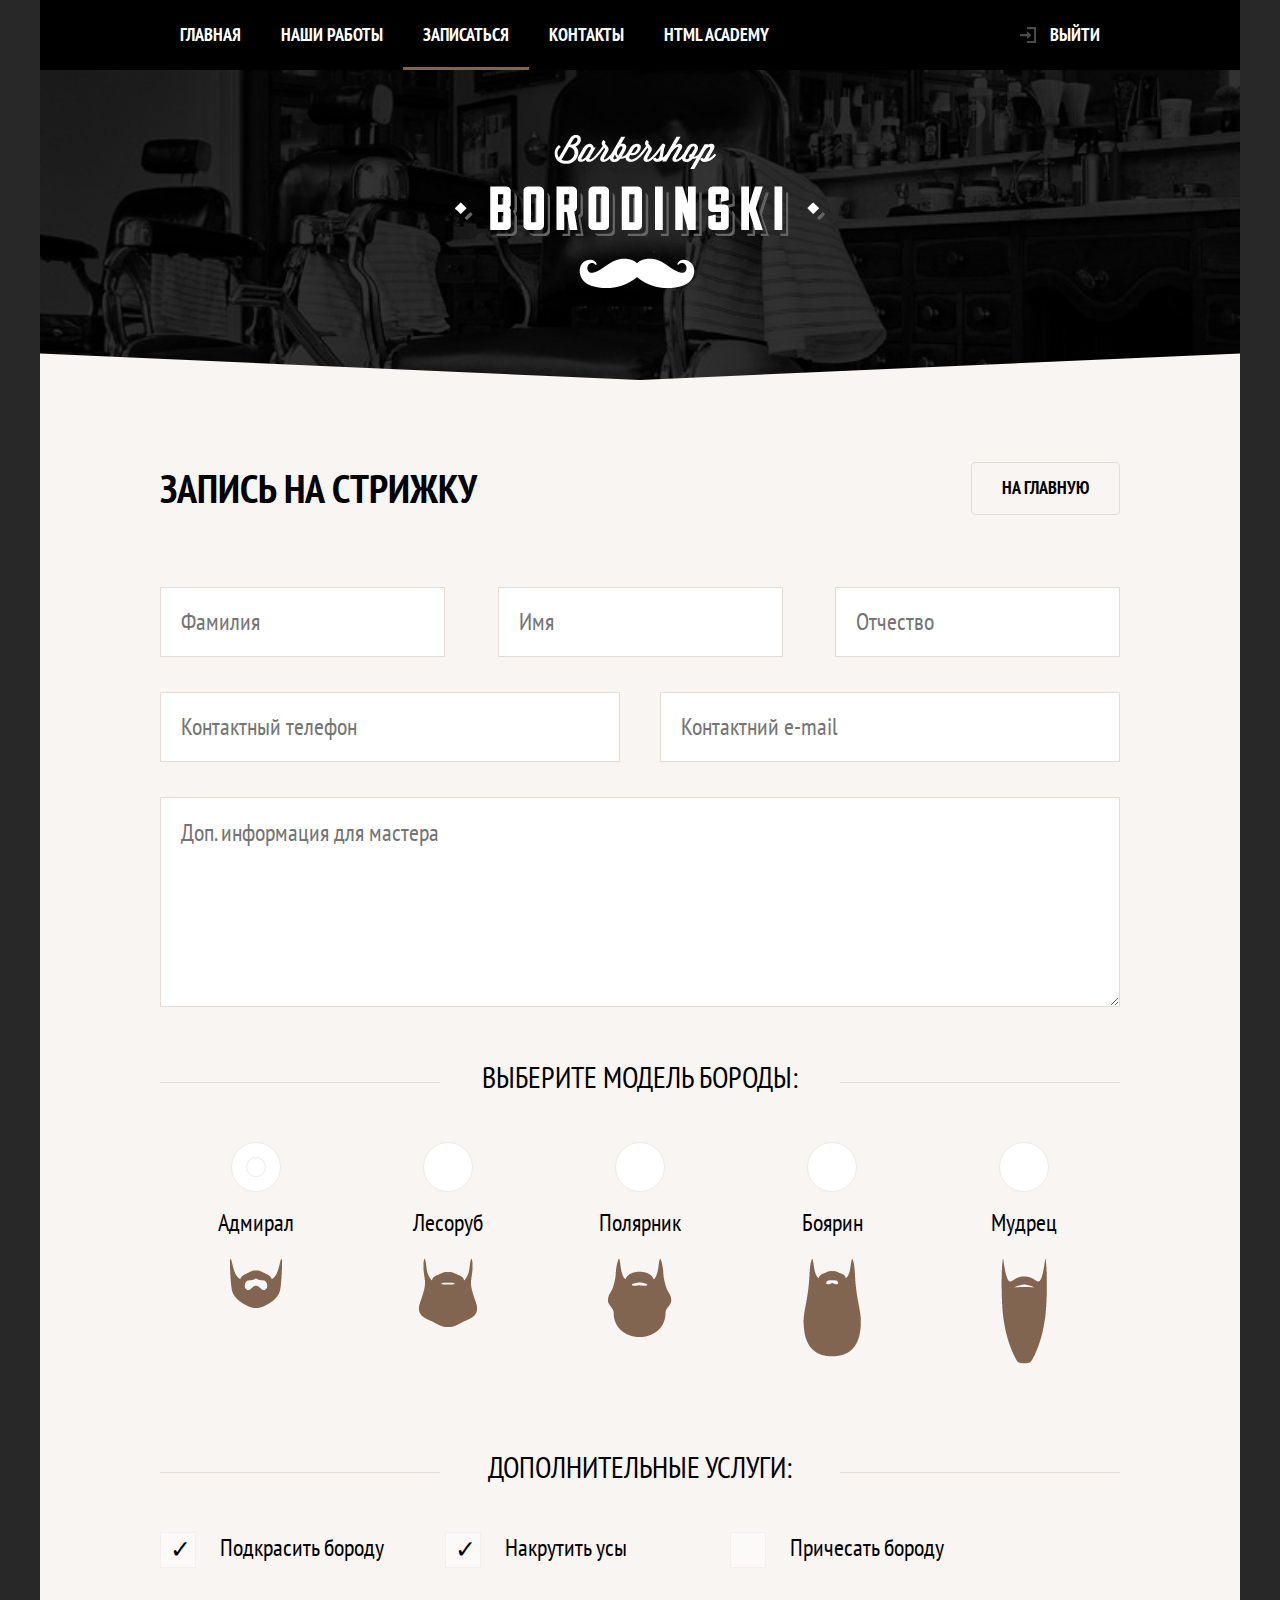
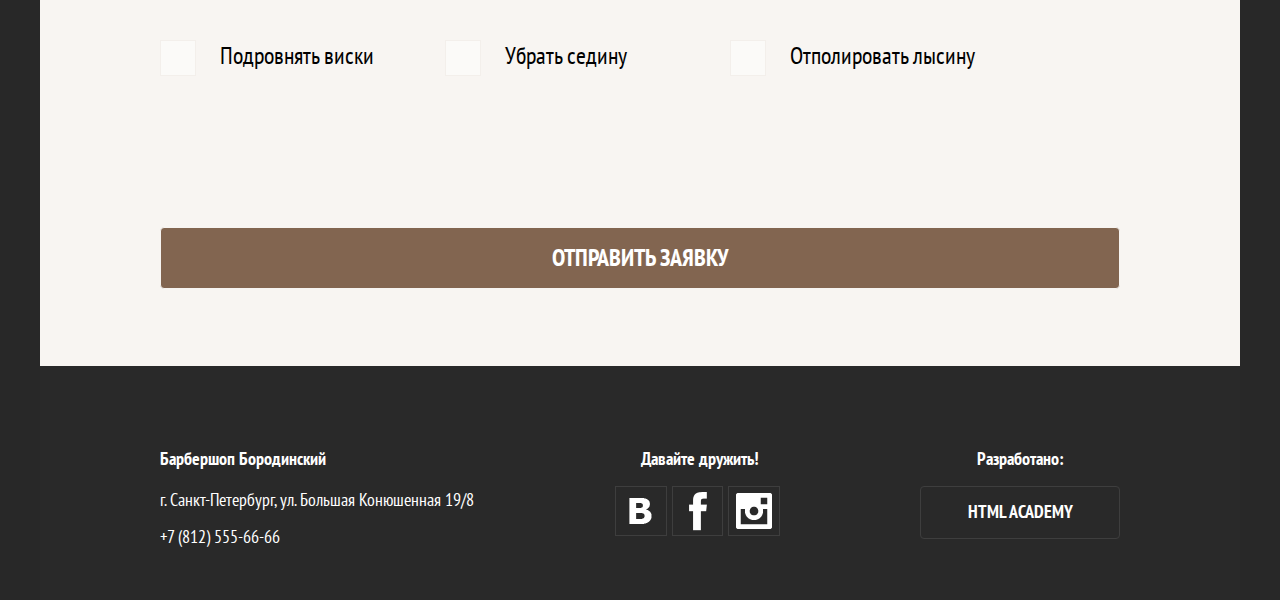
<file: projects/barbershop/form.html>
<!DOCTYPE html><html lang="ru"><head><meta charset="UTF-8"><meta name="viewport" content="width=device-width,initial-scale=1"><meta http-equiv="X-UA-Compatible" content="ie=edge"><!-- Chrome, Firefox OS and Opera --><meta name="theme-color" content="#000"><!-- Windows Phone --><meta name="msapplication-navbutton-color" content="#000"><!-- iOS Safari --><meta name="apple-mobile-web-app-status-bar-style" content="#000"><link rel="stylesheet" href="css/styles.min.css"><link rel="icon" href="images/unnamed.png" type="image/png"><title>BarberShop</title></head><body id="form-page"><div class="page-wrapper"><header class="header"><div class="row main-logo"><a href="index.html" class="main-logo__link"><picture><source media="(min-width: 1199px)" srcset="images/main-logo/logotype-desktop.svg" type="image/svg+xml"><source media="(min-width: 767px)" srcset="images/main-logo/logotype-tablet.svg" type="image/svg+xml"><source media="(min-width: 200px)" srcset="images/main-logo/logotype-mobile.svg" type="image/svg+xml"><img class="main-logo__image" src="images/main-logo/logotype-desktop.png" alt="logo"></picture></a></div><div class="row nav"><h4 class="nav_page-name white-font">РОБОТЫ</h4><!-- main-nav-btn--open clas chov button open --><div class="main-nav-btn"><div class="main-nav-btn__line"></div><div class="main-nav-btn__line"></div><div class="main-nav-btn__line"></div></div><!-- main-nav--hide hide menu mobile devays --><nav class="main-nav main-nav--hide"><ul class="main-nav__list"><li class="main-nav__item"><a href="index.html" class="custom-link main-nav__link">Главная</a></li><li class="main-nav__item"><a href="photo.html" class="custom-link main-nav__link">Наши работы</a></li><li class="main-nav__item main-nav__item--active"><a href="form.html" class="custom-link main-nav__link">Записаться</a></li><li class="main-nav__item"><a href="#footer" class="custom-link main-nav__link">Контакты</a></li><li class="main-nav__item"><a href="index.html" class="custom-link main-nav__link">HTML Academy</a></li><li class="main-nav__item main-nav__item--quit"><a href="index.html" class="custom-link main-nav__link main-nav__link--quit">Выйти</a></li></ul></nav></div><!-- End main Logo --></header><!-- End Header --><main class="order"><div class="order__head"><h1 class="order__header">Запись на стрижку</h1><button class="btn btn__to-main-page">На главную</button></div><form action="#" method="post" class="order__form"><div class="order__group order__group--full-name"><input type="text" name="surname" class="order__input" autocomplete="on" placeholder="Фамилия" minlength="3" required> <input type="text" name="name" class="order__input" autocomplete="on" placeholder="Имя" minlength="3" required> <input type="text" name="last_name" class="order__input" autocomplete="on" placeholder="Отчество" minlength="3"></div><div class="order__group order__group--contact"><input type="tel" name="tel" placeholder="Контактный телефон" class="order__input"> <input type="email" name="email" placeholder="Контактний e-mail" class="order__input"></div><div class="order__group order__group--textarea"><textarea name="plus" cols="30" rows="5" class="order__area" placeholder="Доп. информация для мастера"></textarea></div><!-- ----------- --><div class="order__group order__group--radio"><h2 class="order__h2">Выберите модель бороды:</h2><div class="order__radio-wrapper"><div class="order__radio-container"><input class="order__radio" type="radio" name="beard" value="admiral" id="admiral" checked="checked"> <label for="admiral">Адмирал <img src="images/order/beard-1.png" alt="Борода Адмирал"></label></div><!-- ------------ --><div class="order__radio-container"><input class="order__radio" type="radio" name="beard" value="lesorub" id="lesorub"> <label for="lesorub">Лесоруб <img src="images/order/beard-2.png" alt="Борода Лесоруб"></label></div><!-- ----------- --><div class="order__radio-container"><input class="order__radio" type="radio" name="beard" value="polyarnik" id="polyarnik"> <label for="polyarnik">Полярник <img src="images/order/beard-3.png" alt="Борода Полярник"></label></div><!-- ----------- --><div class="order__radio-container"><input class="order__radio" type="radio" name="beard" value="boyarin" id="boyarin"><label for="boyarin">Боярин <img src="images/order/beard-4.png" alt="Борода Боярин"></label></div><!-- ------------ --><div class="order__radio-container"><input class="order__radio" type="radio" name="beard" value="mudrec" id="mudrec"> <label for="mudrec">Мудрец <img src="images/order/beard-5.png" alt="Борода Мудрец"></label></div></div></div><!-- ----------- --><div class="order__group order__group--checkbox"><h2 class="order__h2">Дополнительные услуги:</h2><div class="order__checkbox-wrapper"><div class="order__checkbox-container"><input type="checkbox" name="service" value="shave-beard" id="shave-beard" checked="checked"> <label for="shave-beard">Подкрасить бороду</label></div><!-- ----------- --><div class="order__checkbox-container"><input type="checkbox" name="service" value="tighten-mustache" id="tighten-mustache" checked="checked"> <label for="tighten-mustache">Накрутить усы</label></div><!-- ----------- --><div class="order__checkbox-container"><input type="checkbox" name="service" value="comb-beard" id="comb-beard"> <label for="comb-beard">Причесать бороду</label></div><!-- ----------- --><div class="order__checkbox-container"><input type="checkbox" name="service" value="align-whiskey" id="align-whiskey"> <label for="align-whiskey">Подровнять виски</label></div><!-- ----------- --><div class="order__checkbox-container"><input type="checkbox" name="service" value="remove-gray-hair" id="remove-gray-hair"> <label for="remove-gray-hair">Убрать седину</label></div><!-- -------- --><div class="order__checkbox-container"><input type="checkbox" name="service" value="polish-bald-head" id="polish-bald-head"> <label for="polish-bald-head">Отполировать лысину</label></div><!-- ------ --></div></div><input type="submit" value="Отправить заявку" class="btn order__submit"></form></main><!-- End main-content --><footer id="footer" class="footer"><div class="wrapper"><div class="white-font contacts"><h4 class="contacts__head">Барбершоп Бородинский</h4><a href="#" class="contacts_address">г. Санкт-Петербург, ул. Большая Конюшенная 19/8</a> <a href="tel:+78125556666" class="contact-block contacts__tel">+7 (812) 555-66-66</a></div><!-- contacts --><div class="social"><h4 class="white-font social__title">Давайте дружить!</h4><ul class="social__list"><li class="social__item"><a href="#" class="social__link"><img src="images/social/vk-icon-big.png" alt="Vkontakte"></a></li><li class="social__item"><a href="#" class="social__link"><img src="images/social/facebook-icon-big.png" alt="Facebook"></a></li><li class="social__item"><a href="#" class="social__link"><img src="images/social/insta-icon-big.png" alt="Insta"></a></li></ul></div><div class="copy-right"><h4 class="white-font copy-right__title">Разработано:</h4><a href="#" class="contact-block copy-right__company">HTML ACADEMY</a></div></div></footer></div><!-- Page wrapper --><script src="js/main.min.js"></script></body></html>
</file>
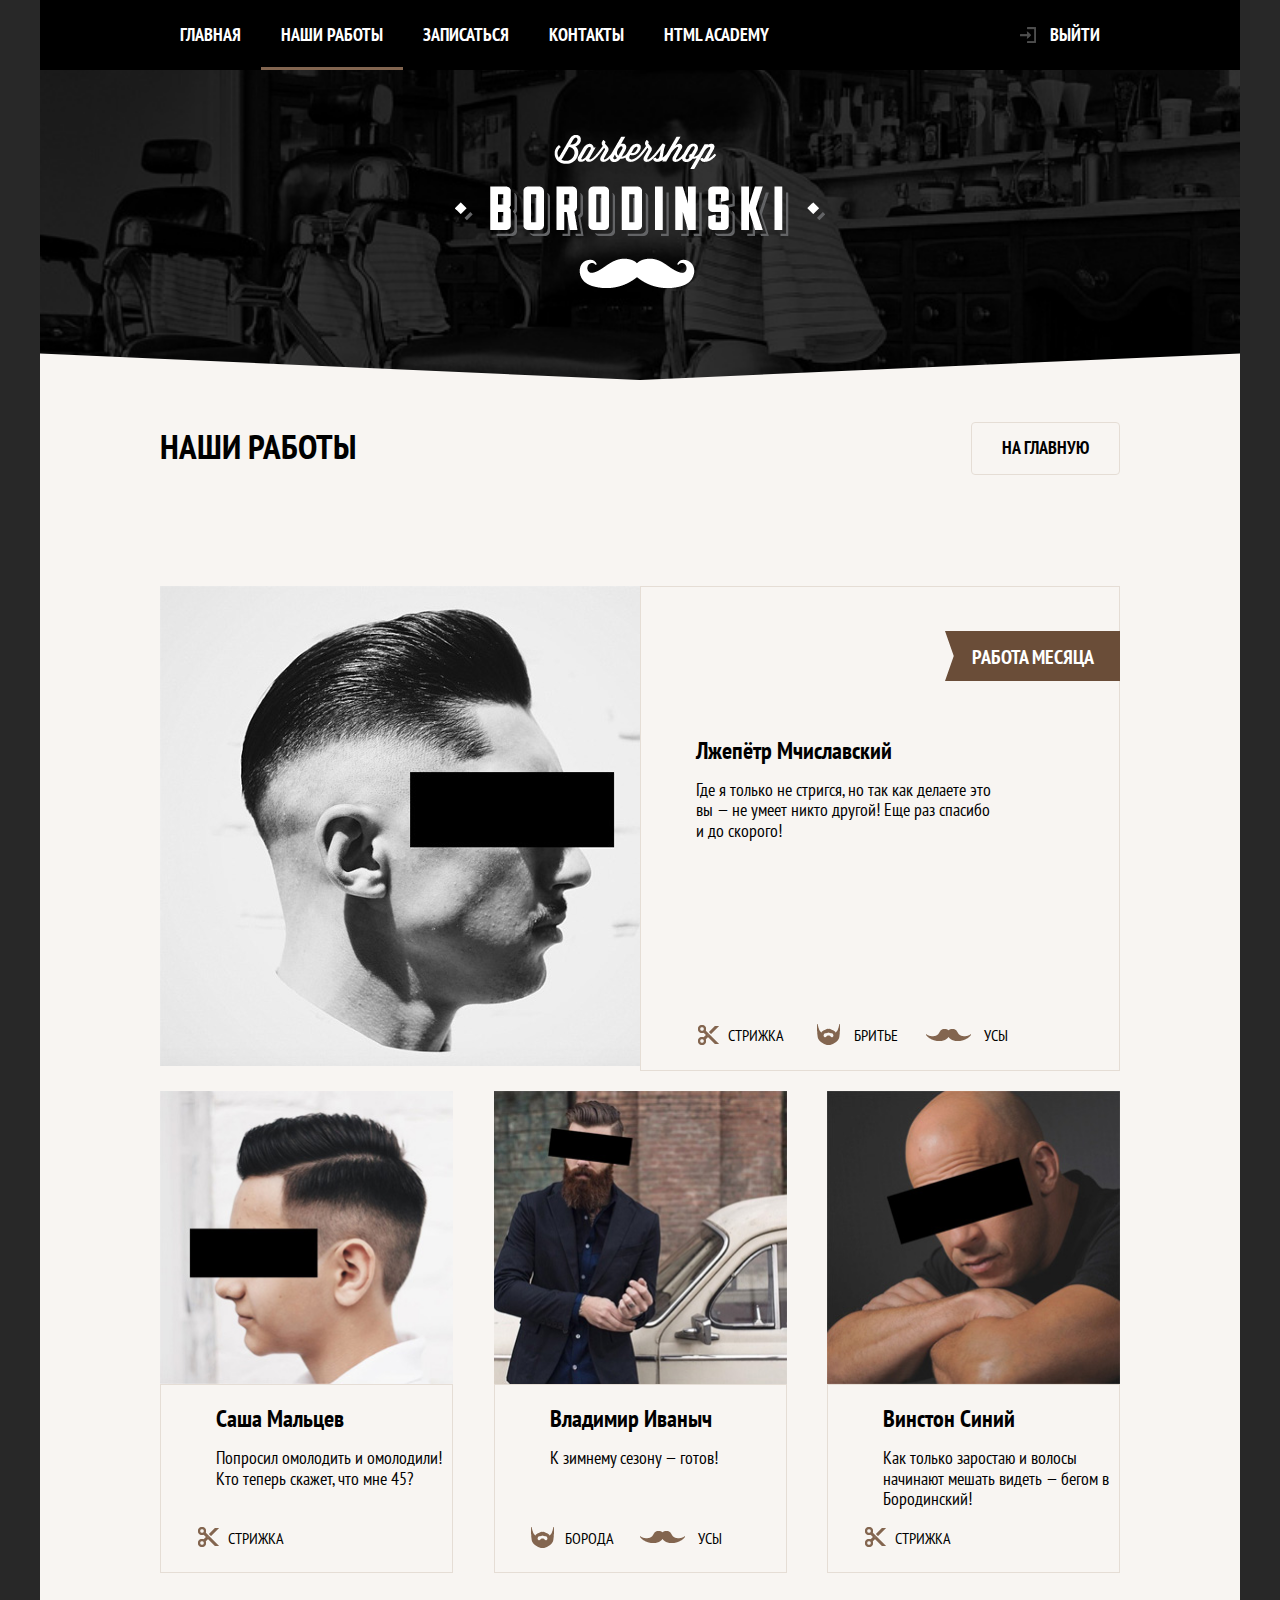
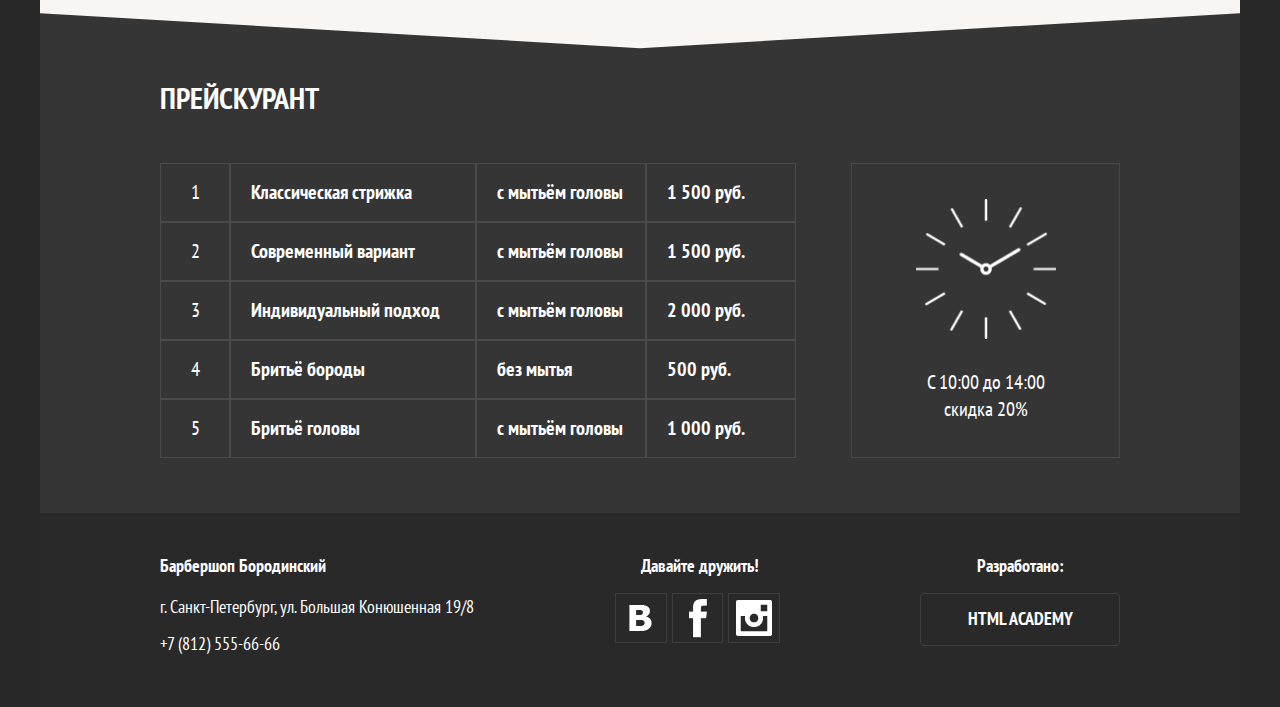
<file: projects/barbershop/photo.html>
<!DOCTYPE html><html lang="ru"><head><meta charset="UTF-8"><meta name="viewport" content="width=device-width,initial-scale=1"><meta http-equiv="X-UA-Compatible" content="ie=edge"><!-- Chrome, Firefox OS and Opera --><meta name="theme-color" content="#000"><!-- Windows Phone --><meta name="msapplication-navbutton-color" content="#000"><!-- iOS Safari --><meta name="apple-mobile-web-app-status-bar-style" content="#000"><link rel="stylesheet" href="css/styles.min.css"><link rel="icon" href="images/unnamed.png" type="image/png"><title>BarberShop</title></head><body id="photo-page"><div class="page-wrapper"><header class="header"><div class="row main-logo"><a href="index.html" class="main-logo__link"><picture><source media="(min-width: 1199px)" srcset="images/main-logo/logotype-desktop.svg" type="image/svg+xml"><source media="(min-width: 767px)" srcset="images/main-logo/logotype-tablet.svg" type="image/svg+xml"><source media="(min-width: 200px)" srcset="images/main-logo/logotype-mobile.svg" type="image/svg+xml"><img class="main-logo__image" src="images/main-logo/logotype-desktop.png" alt="logo"></picture></a></div><div class="row nav"><h4 class="nav_page-name white-font">РОБОТЫ</h4><!-- main-nav-btn--open clas chov button open --><div class="main-nav-btn"><div class="main-nav-btn__line"></div><div class="main-nav-btn__line"></div><div class="main-nav-btn__line"></div></div><!-- main-nav--hide hide menu mobile devays --><nav class="main-nav main-nav--hide"><ul class="main-nav__list"><li class="main-nav__item"><a href="index.html" class="custom-link main-nav__link">Главная</a></li><li class="main-nav__item main-nav__item--active"><a href="photo.html" class="custom-link main-nav__link">Наши работы</a></li><li class="main-nav__item"><a href="form.html" class="custom-link main-nav__link">Записаться</a></li><li class="main-nav__item"><a href="#footer" class="custom-link main-nav__link">Контакты</a></li><li class="main-nav__item"><a href="index.html" class="custom-link main-nav__link">HTML Academy</a></li><li class="main-nav__item main-nav__item--quit"><a href="index.html" class="custom-link main-nav__link main-nav__link--quit">Выйти</a></li></ul></nav></div><!-- End main Logo --></header><!-- End Header --><main class="main-content main-content--white poligon" role="main"><div class="portfolio poligon"><div class="portfolio__head-wrap"><h1 class="portfolio__title">наши работы</h1><button class="btn btn__to-main-page">На главную</button></div><div class="portfolio__wrapper"><div class="portfolio__item"><div class="portfolio__photo-wrapper"><div class="portfolio__main">Работа месяца</div><picture><source media="(min-width: 1199px)" srcset="images/portfolio/photo-1-desktop.jpg"><source media="(min-width: 767px)" srcset="images/portfolio/photo-1-tablet.jpg"><source media="(min-width: 200px)" srcset="images/portfolio/photo-1-mobile.jpg"><img class="portfolio__photo" src="images/portfolio/photo-1-mobile.jpg" alt="the best haircut"></picture></div><!-- portfolio__photo-wrapper --><div class="portfolio__content"><div class="portfolio__c-wrapper"><div class="portfolio__name">Лжепётр Мчиславский</div><p class="portfolio__description">Где я только не стригся, но так как делаете это вы — не умеет никто другой! Еще раз спасибо и до скорого!</p></div><ul class="portfolio__service__list"><li class="portfolio__list-item portfolio__haircut">Стрижка</li><li class="portfolio__list-item portfolio__shaving">Бритье</li><li class="portfolio__list-item portfolio__mustache">Усы</li></ul></div></div><div class="portfolio__item"><div class="portfolio__photo-wrapper"><picture><source media="(min-width: 1199px)" srcset="images/portfolio/photo-2-desktop.jpg"><source media="(min-width: 767px)" srcset="images/portfolio/photo-2-tablet.jpg"><source media="(min-width: 200px)" srcset="images/portfolio/photo-2-mobile.jpg"><img class="portfolio__photo" src="images/portfolio/photo-2-mobile.jpg" alt="the best haircut"></picture></div><div class="portfolio__content"><div class="portfolio__c-wrapper"><div class="portfolio__name">Саша Мальцев</div><p class="portfolio__description">Попросил омолодить и омолодили! Кто теперь скажет, что мне 45?</p></div><ul class="portfolio__service__list"><li class="portfolio__list-item portfolio__haircut">Стрижка</li></ul></div></div><div class="portfolio__item"><div class="portfolio__photo-wrapper"><picture><source media="(min-width: 1199px)" srcset="images/portfolio/photo-3-desktop.jpg"><source media="(min-width: 767px)" srcset="images/portfolio/photo-3-tablet.jpg"><source media="(min-width: 200px)" srcset="images/portfolio/photo-3-mobile.jpg"><img class="portfolio__photo" src="images/portfolio/photo-3-mobile.jpg" alt="the best haircut"></picture></div><div class="portfolio__content"><div class="portfolio__c-wrapper"><div class="portfolio__name">Владимир Иваныч</div><p class="portfolio__description">К зимнему сезону — готов!</p></div><ul class="portfolio__service__list"><li class="portfolio__list-item portfolio__beard">Борода</li><li class="portfolio__list-item portfolio__mustache">Усы</li></ul></div></div><div class="portfolio__item"><div class="portfolio__photo-wrapper"><picture><source media="(min-width: 1199px)" srcset="images/portfolio/photo-4-desktop.jpg"><source media="(min-width: 767px)" srcset="images/portfolio/photo-4-tablet.jpg"><source media="(min-width: 200px)" srcset="images/portfolio/photo-4-mobile.jpg"><img class="portfolio__photo" src="images/portfolio/photo-4-mobile.jpg" alt="the best haircut"></picture></div><div class="portfolio__content"><div class="portfolio__c-wrapper"><div class="portfolio__name">Винстон Синий</div><p class="portfolio__description">Как только заростаю и волосы начинают мешать видеть — бегом в Бородинский!</p></div><ul class="portfolio__service__list"><li class="portfolio__list-item portfolio__haircut">Стрижка</li></ul></div></div><!-- portfo;io Item --></div><!-- portfolio wrapper --></div><!-- End portfolio --><div class="service-price white-font"><h2 class="service-price__title">ПРЕЙСКУРАНТ</h2><div class="service-price__content"><table class="service-price__list"><tbody><tr class="service-price__item"><td class="service-price__num">1</td><td class="service-price__name">Классическая стрижка</td><td class="service-price__dop">с мытьём головы</td><td class="service-price__amount">1 500 руб.</td></tr><!-- ---- --><tr class="service-price__item"><td class="service-price__num">2</td><td class="service-price__name">Современный вариант</td><td class="service-price__dop">с мытьём головы</td><td class="service-price__amount">1 500 руб.</td></tr><!-- ------ --><tr class="service-price__item"><td class="service-price__num">3</td><td class="service-price__name">Индивидуальный подход</td><td class="service-price__dop">с мытьём головы</td><td class="service-price__amount">2 000 руб.</td></tr><!-- ---- --><tr class="service-price__item"><td class="service-price__num">4</td><td class="service-price__name">Бритьё бороды</td><td class="service-price__dop">без мытья</td><td class="service-price__amount">500 руб.</td></tr><!-- ------ --><tr class="service-price__item"><td class="service-price__num">5</td><td class="service-price__name">Бритьё головы</td><td class="service-price__dop">с мытьём головы</td><td class="service-price__amount">1 000 руб.</td></tr></tbody></table><div class="service-price__time"><img class="service-price__clock" src="images/service-price/clock illustration.svg" alt="Clock"><div class="servis-price__txt">C 10:00 до 14:00 скидка 20%</div></div></div><!-- servis-price__content --></div><!-- service-price --></main><footer id="footer" class="footer"><div class="wrapper"><div class="white-font contacts"><h4 class="contacts__head">Барбершоп Бородинский</h4><a href="#" class="contacts_address">г. Санкт-Петербург, ул. Большая Конюшенная 19/8</a> <a href="tel:+78125556666" class="contact-block contacts__tel">+7 (812) 555-66-66</a></div><!-- contacts --><div class="social"><h4 class="white-font social__title">Давайте дружить!</h4><ul class="social__list"><li class="social__item"><a href="#" class="social__link"><img src="images/social/vk-icon-big.png" alt="Vkontakte"></a></li><li class="social__item"><a href="#" class="social__link"><img src="images/social/facebook-icon-big.png" alt="Facebook"></a></li><li class="social__item"><a href="#" class="social__link"><img src="images/social/insta-icon-big.png" alt="Insta"></a></li></ul></div><div class="copy-right"><h4 class="white-font copy-right__title">Разработано:</h4><a href="#" class="contact-block copy-right__company">HTML ACADEMY</a></div></div></footer></div><!-- Page wrapper --><script src="js/main.min.js"></script></body></html>
</file>
<file: projects/agency/css/styles.min.css>
.slick-slider{box-sizing:border-box;-webkit-user-select:none;-moz-user-select:none;-ms-user-select:none;user-select:none;-webkit-touch-callout:none;-khtml-user-select:none;-ms-touch-action:pan-y;touch-action:pan-y;-webkit-tap-highlight-color:transparent}.slick-list,.slick-slider{position:relative;display:block}.slick-list{overflow:hidden;margin:0;padding:0}.slick-list:focus{outline:none}.slick-list.dragging{cursor:pointer;cursor:hand}.slick-slider .slick-list,.slick-slider .slick-track{transform:translateZ(0)}.slick-track{position:relative;top:0;left:0;display:block;margin-left:auto;margin-right:auto}.slick-track:after,.slick-track:before{display:table;content:""}.slick-track:after{clear:both}.slick-loading .slick-track{visibility:hidden}.slick-slide{display:none;float:left;height:100%;min-height:1px}[dir=rtl] .slick-slide{float:right}.slick-slide img{display:block}.slick-slide.slick-loading img{display:none}.slick-slide.dragging img{pointer-events:none}.slick-initialized .slick-slide{display:block}.slick-loading .slick-slide{visibility:hidden}.slick-vertical .slick-slide{display:block;height:auto;border:1px solid transparent}.slick-arrow.slick-hidden{display:none}a,abbr,acronym,address,applet,article,aside,audio,b,big,blockquote,body,canvas,caption,center,cite,code,dd,del,details,dfn,div,dl,dt,em,embed,fieldset,figcaption,figure,footer,form,h1,h2,h3,h4,h5,h6,header,hgroup,html,i,iframe,img,ins,kbd,label,legend,li,main,mark,menu,nav,object,ol,output,p,pre,q,ruby,s,samp,section,small,span,strike,strong,sub,summary,sup,table,tbody,td,tfoot,th,thead,time,tr,tt,u,ul,var,video{margin:0;padding:0;border:0;font-size:100%;font:inherit;vertical-align:baseline}article,aside,details,figcaption,figure,footer,header,hgroup,main,menu,nav,section{display:block}body{line-height:1}ol,ul{list-style:none}blockquote,q{quotes:none}blockquote:after,blockquote:before,q:after,q:before{content:"";content:none}table{border-collapse:collapse;border-spacing:0}*{box-sizing:border-box}@font-face{font-family:ProximaNova;src:url(../fonts/ProximaNova-Regular.eot?#iefix) format("embedded-opentype"),url(../fonts/ProximaNova-Regular.otf) format("opentype"),url(../fonts/ProximaNova-Regular.woff) format("woff"),url(../fonts/ProximaNova-Regular.ttf) format("truetype"),url(../fonts/ProximaNova-Regular.svg#ProximaNova-Regular) format("svg");font-weight:400;font-style:normal}@font-face{font-family:ProximaNova;src:url(../fonts/ProximaNova-Light.eot?#iefix) format("embedded-opentype"),url(../fonts/ProximaNova-Light.otf) format("opentype"),url(../fonts/ProximaNova-Light.woff) format("woff"),url(../fonts/ProximaNova-Light.ttf) format("truetype"),url(../fonts/ProximaNova-Light.svg#ProximaNova-Light) format("svg");font-weight:200;font-style:normal}@font-face{font-family:ProximaNova;src:url(../fonts/ProximaNova-Bold.eot?#iefix) format("embedded-opentype"),url(../fonts/ProximaNova-Bold.otf) format("opentype"),url(../fonts/ProximaNova-Bold.woff) format("woff"),url(../fonts/ProximaNova-Bold.ttf) format("truetype"),url(../fonts/ProximaNova-Bold.svg#ProximaNova-Bold) format("svg");font-weight:700;font-style:normal}html{font-size:18px;scroll-behavior:smooth}body{z-index:0;font-family:ProximaNova;font-weight:400;color:#000;margin:0 auto;background-color:#fff}.wrapper,body{position:relative;max-width:1920px}.wrapper{width:100%;margin-left:auto;margin-right:auto;box-shadow:0 3px 3px rgba(0,0,0,.2)}.button-container{display:flex;justify-content:center;align-items:center}.button{margin:3.55em 0}a{text-decoration:none;color:inherit}.header__content,.what-we-do .what-we-do__content{position:relative;max-width:1320px;margin:0 auto}.button{background:linear-gradient(74deg,#49007c,#e70088);width:205px;height:50px;color:#fff;font-weight:400;border-radius:30px;text-align:center;padding-top:15px;text-decoration:none;transition:all .3s;outline:none}.button:focus,.button:hover{background:linear-gradient(74deg,#29007c,#e40088);box-shadow:0 0 3px #e40088}.button:active{box-shadow:0 0 0 #e40088;background:linear-gradient(74deg,#49007c,#e70088)}.header{background:url(../images/header/header__background.jpg) no-repeat;background-size:cover;min-height:56.25vmax;background-attachment:fixed;padding:2.89rem 1rem 0}.header__content{display:flex;flex-wrap:wrap;justify-content:space-between;align-items:center}.header__content .header__logo{font-size:2rem;margin:0 1em 1rem 0}.header__content .header__logo a{transition:all .3s ease-in-out}.header__content .header__logo a:focus,.header__content .header__logo a:hover{outline:none;color:#e70088}.header__content .header__logo span{font-weight:700}.header__content .header__nav a{display:inline-block;padding:10px 15px;margin-right:1.4em;color:#000;text-decoration:none;outline:none}.header__content .header__nav a:focus,.header__content .header__nav a:hover{padding:8px 13px;border:2px solid rgba(0,0,0,.5);border-radius:20px}.header__content .header__nav.show{left:0}.header__content .watchword{flex-basis:100%;display:flex;flex-direction:column;align-items:center;margin-top:11.46vw;text-align:center}.header__content .watchword h1{font-size:2.68rem;font-weight:700}.header__content .watchword p{color:#949494;line-height:1.67em}.animate-btn{opacity:0}.line-btn1-transform{transform:translateY(8px) rotate(45deg)}.line-btn3-transform{transform:translateY(-10px) rotate(-45deg)}#nav-btn-container{display:none;box-sizing:border-box;background:hsla(0,0%,100%,.5);z-index:2;position:fixed;top:10px;right:20px;width:60px;height:45px;padding:10px}#nav-btn-container #line-btn1,#nav-btn-container #line-btn2,#nav-btn-container #line-btn3{width:100%;border:2px solid #000;margin-bottom:5px;transition:all .5s}.code-design{background:url(../images/codeDesign/background.jpg);background-size:cover;min-height:27.2vmax;padding:8.28rem 1rem 0;display:flex;flex-wrap:wrap;justify-content:space-around;color:#fff}.code-design__item{flex-basis:33rem;padding:.2rem;margin-bottom:1rem;display:flex;flex-flow:column;justify-content:flex-start;align-items:flex-start}.code-design__item h1{font-size:2.22rem;margin-bottom:.53em;font-weight:300}.code-design__item h1 span{font-weight:900}.code-design__item p{line-height:1.67em}.code-design__item .button{margin:2.27rem 0}.what-we-do{padding:5.21vw 1rem 6.3vw;background-color:#fff}.what-we-do .what-we-do__content{display:flex;flex-wrap:wrap;align-items:center;justify-content:space-between}.what-we-do .what-we-do__content .what-we-do__header{flex-basis:100%;align-self:center;text-align:center;font-weight:700;font-size:2.67rem;margin-bottom:5.89vw}.what-we-do .what-we-do__content .what-we-do__item{flex-basis:34rem;flex-shrink:1;margin-bottom:4.72rem;display:flex;flex-wrap:wrap;justify-content:flex-start}.what-we-do .what-we-do__content .what-we-do__item img{max-width:7.56rem;margin-right:2.55rem;margin-bottom:1rem;align-self:center}.what-we-do .what-we-do__content .what-we-do__item .what-we-do__item-content{flex-basis:22.94rem}.what-we-do .what-we-do__content .what-we-do__item .what-we-do__item-content .what-we-do__item-header{font-size:1.67rem;font-weight:700;margin-bottom:1.35rem}.what-we-do .what-we-do__content .what-we-do__item .what-we-do__item-content p{color:#949494;font-weight:300;line-height:1.67rem}.skills-container{position:relative}.skills-container .skills{background:#fff;position:relative}.skills-container .skills .skills__item{position:relative;width:33.33%;min-height:50%;min-height:350px}.skills-container .skills .skills__item img{position:absolute;top:0;left:0;width:100%;height:100%;-o-object-fit:cover;object-fit:cover}.skills-container i{position:absolute;top:40%;color:hsla(0,0%,100%,.8);font-size:5vmax}.skills-container i:hover{cursor:pointer}.skills-container i.fa-angle-left{left:20px}.skills-container i.fa-angle-right{right:20px}.about-us{color:#fff;display:flex;flex-direction:column;align-items:center;padding-top:6.04vw;min-height:46.98vw;background:url(../images/about-us/background.jpg) no-repeat;background-size:cover;background-attachment:fixed}.about-us .about-us__header{font-size:2.67rem;font-weight:700;margin-bottom:2.11rem}.about-us .about-us__description,.about-us p{color:#949494;max-width:38.83rem;text-align:center;margin-bottom:6.88vw;line-height:1.67em}.about-us .about-us__persons{max-width:65vw;display:flex;flex-wrap:wrap;justify-content:space-around}.about-us .about-us__persons .about-us__persons-item{flex-basis:200px;margin:.5rem;text-align:center}.about-us .about-us__persons .about-us__persons-item img{margin-bottom:1.6rem}.about-us .about-us__persons .about-us__persons-item h1{font-family:Roboto,sans-serif;font-size:1.33rem;font-weight:700;margin-bottom:1.77rem}footer{margin:0;padding:0;height:400px}footer iframe{width:100%;height:100%}.scroll-mouse{display:inline-block;position:fixed;left:50%;bottom:10vh}.scroll-mouse .mouse{position:relative;width:25px;height:45px;margin:5px auto;background-color:hsla(0,0%,100%,.7);box-shadow:0 0 5px #000;border-radius:70px}.scroll-mouse .mouse .scroll{width:5px;height:10px;background-color:rgba(0,0,0,.5);border-radius:50%;position:absolute;top:2px;left:40%;animation:a 1s infinite}.scroll-mouse span{color:#fff;font-weight:300;font-size:.8rem}.scroll-mouse.d-none{display:none}@keyframes a{0%{top:2px;opacity:1}to{top:15px;opacity:0}}@media (max-width:1280px){.what-we-do .what-we-do__content{justify-content:center}}@media (max-width:1000px){#nav-btn-container{display:block}.header__content .header__nav{transition:all 1s;z-index:1;flex-flow:column;align-items:center;position:fixed;top:0;left:-150vmax;width:100vw;height:100vh;background-color:rgba(0,0,0,.8)}.header__content .header__nav a{margin-right:0;margin-left:0;display:block;position:relative;width:100%;text-align:center;font-size:5vmax;color:#fff;font-weight:800}.header__content .header__nav a:focus,.header__content .header__nav a:hover{border-color:transparent;border-radius:0;background-color:hsla(0,0%,100%,.8)}.header__content .header__nav a:active{background-color:hsla(0,0%,100%,.5)}}@media (max-width:632px){.what-we-do .what-we-do__content{flex-direction:column;align-items:flex-start}.what-we-do .what-we-do__content .what-we-do__item{flex-direction:column;align-items:center;flex-basis:5rem;padding:1.5rem;margin:.5rem}.what-we-do .what-we-do__content .what-we-do__item .what-we-do__item-content{flex-basis:9rem}}
</file>
<file: projects/barbershop/css/styles.min.css>
@charset "UTF-8";
/*! normalize.css v8.0.0 | MIT License | github.com/necolas/normalize.css */html{line-height:1.15;-webkit-text-size-adjust:100%}body{margin:0}h1{font-size:2em;margin:.67em 0}hr{box-sizing:content-box;height:0;overflow:visible}pre{font-family:monospace,monospace;font-size:1em}a{background-color:transparent}abbr[title]{border-bottom:none;text-decoration:underline;-webkit-text-decoration:underline dotted;text-decoration:underline dotted}b,strong{font-weight:bolder}code,kbd,samp{font-family:monospace,monospace;font-size:1em}small{font-size:80%}sub,sup{font-size:75%;line-height:0;position:relative;vertical-align:baseline}sub{bottom:-.25em}sup{top:-.5em}img{border-style:none}button,input,optgroup,select,textarea{font-family:inherit;font-size:100%;line-height:1.15;margin:0}button,input{overflow:visible}button,select{text-transform:none}[type=button],[type=reset],[type=submit],button{-webkit-appearance:button}[type=button]::-moz-focus-inner,[type=reset]::-moz-focus-inner,[type=submit]::-moz-focus-inner,button::-moz-focus-inner{border-style:none;padding:0}[type=button]:-moz-focusring,[type=reset]:-moz-focusring,[type=submit]:-moz-focusring,button:-moz-focusring{outline:1px dotted ButtonText}fieldset{padding:.35em .75em .625em}legend{box-sizing:border-box;color:inherit;display:table;max-width:100%;padding:0;white-space:normal}progress{vertical-align:baseline}textarea{overflow:auto}[type=checkbox],[type=radio]{box-sizing:border-box;padding:0}[type=number]::-webkit-inner-spin-button,[type=number]::-webkit-outer-spin-button{height:auto}[type=search]{-webkit-appearance:textfield;outline-offset:-2px}[type=search]::-webkit-search-decoration{-webkit-appearance:none}::-webkit-file-upload-button{-webkit-appearance:button;font:inherit}details{display:block}summary{display:list-item}[hidden],template{display:none}@font-face{font-family:PT Sans Narrow;font-style:normal;font-weight:400;src:url(../fonts/pt-sans-narrow-v9-latin_cyrillic-regular.eot);src:local("PT Sans Narrow"),local("PTSans-Narrow"),url(../fonts/pt-sans-narrow-v9-latin_cyrillic-regular.eot?#iefix) format("embedded-opentype"),url(../fonts/pt-sans-narrow-v9-latin_cyrillic-regular.woff2) format("woff2"),url(../fonts/pt-sans-narrow-v9-latin_cyrillic-regular.woff) format("woff"),url(../fonts/pt-sans-narrow-v9-latin_cyrillic-regular.ttf) format("truetype"),url(../fonts/pt-sans-narrow-v9-latin_cyrillic-regular.svg#PTSansNarrow) format("svg")}@font-face{font-family:PT Sans Narrow;font-style:normal;font-weight:700;src:url(../fonts/pt-sans-narrow-v9-latin_cyrillic-700.eot);src:local("PT Sans Narrow Bold"),local("PTSans-NarrowBold"),url(../fonts/pt-sans-narrow-v9-latin_cyrillic-700.eot?#iefix) format("embedded-opentype"),url(../fonts/pt-sans-narrow-v9-latin_cyrillic-700.woff2) format("woff2"),url(../fonts/pt-sans-narrow-v9-latin_cyrillic-700.woff) format("woff"),url(../fonts/pt-sans-narrow-v9-latin_cyrillic-700.ttf) format("truetype"),url(../fonts/pt-sans-narrow-v9-latin_cyrillic-700.svg#PTSansNarrow) format("svg")}:root{--font-color:#000;--second-font-color:#fff;--third-font-color:#f7f4f1;--main-akcent-color:#6a4d38;--akcent-color:#826550;--btn-hover-color:#624530;--bgraund-main:#242424}.slick-slider{box-sizing:border-box;-webkit-touch-callout:none;-webkit-user-select:none;-moz-user-select:none;-ms-user-select:none;user-select:none;touch-action:pan-y;-webkit-tap-highlight-color:transparent}.slick-list,.slick-slider{position:relative;display:block}.slick-list{overflow:hidden;margin:0;padding:0}.slick-list:focus{outline:none}.slick-list.dragging{cursor:pointer;cursor:hand}.slick-slider .slick-list,.slick-slider .slick-track{transform:translateZ(0)}.slick-track{position:relative;left:0;top:0;display:block;margin-left:auto;margin-right:auto}.slick-track:after,.slick-track:before{content:"";display:table}.slick-track:after{clear:both}.slick-loading .slick-track{visibility:hidden}.slick-slide{float:left;height:100%;min-height:1px;display:none}[dir=rtl] .slick-slide{float:right}.slick-slide img{display:block}.slick-slide.slick-loading img{display:none}.slick-slide.dragging img{pointer-events:none}.slick-initialized .slick-slide{display:block}.slick-loading .slick-slide{visibility:hidden}.slick-vertical .slick-slide{display:block;height:auto;border:1px solid transparent}.slick-arrow.slick-hidden{display:none}.poligon{-webkit-clip-path:polygon(0 0,100% 0,100% 98%,50% 100%,0 98%);clip-path:polygon(0 0,100% 0,100% 98%,50% 100%,0 98%)}.wrapper{position:relative;text-align:center}@media (min-width:766px){.wrapper{max-width:640px;margin:0 auto}}.white-font{color:var(--second-font-color)}.hide{opacity:0;display:none}*,:after,:before{box-sizing:border-box;margin:0;padding:0}html{font-size:10px}body{overflow-x:hidden;max-width:100%;min-height:100vh;font-family:PT Sans Narrow,sans-serif;font-weight:400;font-size:1.8rem;color:var(--font-color);background-color:#282828}h1{margin-top:0;font-size:3.5rem;line-height:1.5}h1,h2{font-weight:700;text-transform:uppercase;text-align:center}h2{font-size:3rem;line-height:1em}h3{font-size:2rem;line-height:1.35em;font-weight:400}h3,h4{text-align:center}h4{font-size:1.8rem;line-height:1.4em;font-weight:700}.page-wrapper{min-width:320px;position:relative;max-width:1200px;margin:0 auto}.header{position:relative;min-height:135px;padding-bottom:50px}@media (min-width:766px){.header{position:relative;min-height:470px;background-image:url(../images/header/back-tablet.jpg);background-repeat:no-repeat;background-size:cover;background-position:50%}#form-page .header,#photo-page .header{-webkit-clip-path:polygon(0 0,100% 0,100% 93%,50% 100%,0 93%);clip-path:polygon(0 0,100% 0,100% 93%,50% 100%,0 93%);margin-bottom:-50px;z-index:6}}@media (min-width:1199px){.header{min-height:720px}#form-page .header,#photo-page .header{min-height:380px}}.row{position:relative;padding-left:20px;padding-right:20px}@media (min-width:767px){.row{padding-left:64px;padding-right:64px}}@media (min-width:1199px){.row{padding-left:120px;padding-right:120px}}.btn{display:block;width:100%;text-align:center;text-decoration:none;text-transform:uppercase;margin:2px 0;border:1px solid var(--third-font-color);border-radius:4px;padding:15px 30px;outline:none;color:#000;background-color:transparent;cursor:pointer;animation:all .6s}.btn:focus,.btn:hover{outline:none;border-color:#d5c9bd;background-color:#fff}.btn:active{background-color:#d5c9bd;color:#958c84;-webkit-filter:saturate(150%);filter:saturate(150%)}.btn__to-main-page{display:none;width:auto;opacity:0;font-size:1.8rem;font-weight:700;border:1px solid #e5ddd5}@media (min-width:766px){.btn__to-main-page{display:block;opacity:1}}.custom-link{text-decoration:none;color:var(--second-font-color);font-weight:700;text-transform:uppercase}.main-logo{min-height:85px;text-align:center;padding-top:25px;padding-bottom:25px;background-color:var(--bgraund-main)}@media (min-width:766px){.main-logo{background-color:transparent}}.nav{position:absolute;left:0;right:0;bottom:0;text-align:center;padding-top:10px;padding-bottom:10px;background-color:var(--akcent-color)}.nav__header{position:relative}.nav_page-name{text-transform:uppercase}.main-nav-btn{z-index:5;position:absolute;top:0;right:0;bottom:0;width:70px;padding:15px;background-color:var(--main-akcent-color);transition:all .4s}.main-nav-btn:hover{cursor:pointer;background-color:var(--btn-hover-color)}.main-nav-btn:active .main-nav-btn__line{background-color:var(--akcent-color)}.main-nav-btn--open{right:auto;left:0;box-shadow:1px 0 3px 0 #000}.main-nav-btn--open .main-nav-btn__line:nth-child(3){opacity:0}.main-nav-btn--open .main-nav-btn__line:first-child{transform:rotate(50deg) translate(6px,4px)}.main-nav-btn--open .main-nav-btn__line:nth-child(2){transform:rotate(-50deg)}.main-nav-btn__line{height:2px;background-color:#fff;margin-bottom:5px;transition:all .4s;border-radius:5px}.main-nav{z-index:4;position:absolute;left:70px;right:0;top:0;width:100%;transition:all .4s}.main-nav--hide{display:none;opacity:0;left:150vw}.main-nav__list{list-style:none}.main-nav__item{position:relative;text-align:left;background-color:var(--akcent-color);border-bottom:1px solid #71543f;box-shadow:inset 0 1px 0 0 #886e5b;transition:all .4s}.main-nav__item--quit{background-color:var(--main-akcent-color);padding-left:48px}.main-nav__item--quit .main-nav__link--quit:after{display:block;position:absolute;left:-19px;width:16px;height:16px;top:50%;transform:translateY(-50%);content:"";background:url(../images/main-nav/login-mobile.svg) no-repeat}.main-nav__link{position:relative;display:block;padding:15px 20px}.main-nav__link:focus,.main-nav__link:hover{background-color:var(--main-akcent-color)}.main-nav__link:active{color:var(--akcent-color)}@media (min-width:766px){.header{display:flex;flex-direction:column}.main-nav-btn,.nav_page-name{opacity:0;display:none}.nav{position:relative;order:-1;background-color:#000;min-height:70px;padding-top:0;padding-bottom:0;margin-bottom:40px}.main-nav{display:block;position:absolute;left:0;right:0;top:0;bottom:0}.main-nav--hide{opacity:1;left:auto}.main-nav__list{position:absolute;left:0;right:0;top:0;bottom:0;display:flex;justify-content:center}.main-nav__item{position:relative;text-align:left;background-color:transparent;border:none;box-shadow:none}.main-nav__item--active{border-bottom:3px solid #826550}.main-nav__link{padding:25px 20px}.main-nav__link:not(.main-nav__link--quit):focus,.main-nav__link:not(.main-nav__link--quit):hover{background-color:#fff;color:#000}.main-nav__link:not(.main-nav__link--quit):active{color:#b2b2b2}.main-nav__item--quit .main-nav__link--quit{color:transparent}.main-nav__item--quit .main-nav__link--quit:focus,.main-nav__item--quit .main-nav__link--quit:hover{background-color:transparent;border:none;outline:none}.main-nav__item--quit .main-nav__link--quit:focus:after,.main-nav__item--quit .main-nav__link--quit:hover:after{outline:3px solid var(--akcent-color)}}@media (min-width:1199px){.main-nav__list{padding-left:120px;padding-right:120px}.main-nav__item--quit{margin-left:auto;z-index:1}.main-nav__item--quit .main-nav__link--quit{color:var(--second-font-color);font-weight:700;font-size:1.8rem;padding-left:60px;padding-right:20px}.main-nav__item--quit .main-nav__link--quit:focus,.main-nav__item--quit .main-nav__link--quit:hover{background-color:hsla(0,0%,100%,.5);color:#000;z-index:1}.main-nav__item--quit .main-nav__link--quit:focus:after,.main-nav__item--quit .main-nav__link--quit:hover:after{outline:none}.main-nav__item--quit .main-nav__link--quit:active{color:#b2b2b2}.main-nav__item--quit .main-nav__link--quit:after{left:30px;background-image:url(../images/main-nav/login-mobile.svg)}}.price{position:relative;z-index:3;background-color:#292929;-webkit-clip-path:polygon(0 0,100% 0,100% 97%,50% 100%,0 97%);clip-path:polygon(0 0,100% 0,100% 97%,50% 100%,0 97%);padding-top:30px;padding-bottom:90px;margin-bottom:-60px}.price__list{width:100%;margin-bottom:20px}.price__head{width:100%;background:#fff}.price__head td{padding-top:25px;padding-bottom:25px}.price__title{margin-bottom:25px}.price__row{display:flex;flex-direction:column}.price-item{display:flex;justify-content:space-between;align-items:center;min-height:80px;padding-top:20px;padding-bottom:20px}.price-item:nth-child(odd){background-color:#404040}.price-item:nth-child(2n){background-color:#4e4e4e}.price__check{color:var(--second-font-color);font-size:4rem;font-weight:700}.price__line{font-size:1.8rem;font-weight:400;color:var(--third-font-color);text-align:right;max-width:140px}.price__fake{text-align:center;font-size:2rem;font-weight:400;color:#7f7f7f;margin-bottom:40px;margin-top:15px}@media (min-width:766px){.price{position:relative;top:-185px;padding-top:185px;padding-bottom:20px;margin-bottom:-100px;background-color:transparent}.price__list{position:relative;top:-4px;width:644px;margin:0 auto}.price__head{width:auto;position:absolute;top:-185px;left:3px;right:5px;height:345px}.price__head:before{position:absolute;left:-44px;top:40px;content:"";border:44px solid transparent;border-top:44px solid #fff}.price__head tr{position:absolute;left:0;right:0}.price__head td{display:flex;justify-content:space-around;align-items:flex-start;padding:35px}.price__sub-title,.price__title{text-align:left;width:250px;margin-bottom:1.2em}.price__row{flex-direction:row}.price__row--first{opacity:.9}.price-item{flex-direction:column;align-items:flex-start;width:50%;padding:35px}.price__fake{position:absolute;top:-75px;left:40px}}@media (min-width:1199px){.price{margin-bottom:-230px}.price__list{display:flex;align-items:stretch;top:-155px;width:960px;margin:0 auto}.price__head{flex-grow:2;position:relative;height:auto;top:auto;left:auto;right:auto;bottom:auto}.price__head:before{position:absolute;left:-44px;top:40px;content:"";border:44px solid transparent;border-top:44px solid #fff}.price__head tr{position:relative}.price__head td{flex-direction:column;justify-content:flex-start;align-items:flex-start;padding:30px 40px 70px}.price__body{flex-grow:1;display:flex;flex-wrap:wrap}.price__body .price__row{width:100%}.price__fake{position:absolute;top:auto;bottom:10px;left:40px}}.marker{display:flex;max-width:140px;margin:0 auto;list-style:none;justify-content:space-around}.marker button{width:10px;height:10px;background:transparent;border:2px solid #a5a5a5;transform:rotate(45deg);color:transparent;font-size:1px}.marker li.slick-active button{border-color:var(--second-font-color);background-color:var(--second-font-color)}.marker--dark li.slick-active button{background-color:#000;border-color:#000}.about-us__item{width:280px;margin:0 auto 30px;text-align:center;padding-bottom:20px}.about-us__logo{width:100px;margin-bottom:37px;margin-left:auto;margin-right:auto}.about-us__title{text-transform:uppercase;margin-bottom:20px}.about-us__txt{color:var(--third-font-color);width:280px;margin-left:auto;margin-right:auto}.about-us__marker-container{position:relative;min-height:20px;margin-bottom:20px}@media (min-width:766px){.about-us{width:640px;padding-top:45px;padding-left:30px;padding-right:30px;margin:0 auto}.about-us__item{width:100%;display:flex;justify-content:flex-start;align-items:center;border-bottom:1px solid #4a4a4a;padding-bottom:40px;margin-bottom:45px}.about-us__logo{margin-right:30px;margin-bottom:0}.about-us__text-content,.about-us__title{text-align:left}.about-us__txt{width:auto;font-size:2rem}.about-us__marker{display:none}}@media (min-width:1199px){.about-us{margin-top:-135px;width:960px}.about-us__slider{display:flex;flex-wrap:wrap;justify-content:space-around;align-content:flex-start;align-items:flex-start}.about-us__item{width:260px;flex-shrink:0;flex-grow:0;margin:0 10px 10px;border:none;display:flex;flex-direction:column;align-items:center}.about-us__logo{margin:15px 15px 30px}.about-us__text-content,.about-us__title{text-align:center}}.news{z-index:2;background-color:#fff;padding-top:100px;padding-bottom:50px;-webkit-clip-path:polygon(0 0,100% 0,100% 97%,50% 100%,0 97%);clip-path:polygon(0 0,100% 0,100% 97%,50% 100%,0 97%);margin-bottom:-40px}.news__container,.news__title{margin-bottom:30px}.news__container{padding-bottom:25px;border-bottom:1px solid var(--third-font-color)}.news__item{display:flex;align-items:flex-start;padding-top:20px;padding-bottom:20px}.news__item:first-child{border-bottom:1px solid var(--third-font-color)}.news__date{text-align:center;flex-shrink:0;background-color:#000;color:var(--second-font-color);width:50px;height:60px;-webkit-clip-path:polygon(0 0,100% 0,100% 85%,50% 100%,0 85%);clip-path:polygon(0 0,100% 0,100% 85%,50% 100%,0 85%);margin-right:20px}.news__day{font-size:1.6rem;font-weight:500;line-height:1.8em;text-transform:uppercase}.news__btn--review{display:none}.news__review-container{position:relative}div.news__review-slider.slick-initialized.slick-slider.slick-dotted{padding-bottom:30px}.news__review-next,.news__review-prev{display:none;opacity:0}.news__review-item{display:flex;align-items:flex-start}.news__review-photo{width:50px;height:50px;-o-object-fit:cover;object-fit:cover;margin-right:25px;margin-top:15px}.news__review-name{font-size:2.4rem;font-weight:700;margin-bottom:15px}.news__text{font-size:1.8rem;font-weight:400}@media (min-width:766px){.news{-webkit-clip-path:polygon(0 0,50% 5%,100% 0,100% 100%,0 100%);clip-path:polygon(0 0,50% 5%,100% 0,100% 100%,0 100%);padding-bottom:100px}.news__wrapper{max-width:640px;margin:0 auto}.news__title{text-align:left}.news__container{position:relative;display:flex;flex-wrap:wrap}.news__item{width:320px;padding-right:30px}.news__item:first-child{border-bottom:none}.news__btn{position:absolute;top:-70px;right:0;width:160px;font-weight:700;padding-left:5px;padding-right:5px}.news__review{position:relative}.news__btn--review{display:block;top:-10px}.news__review-container{border:1px solid #e5ddd5;padding-left:50px;padding-right:50px}div.news__review-slider.slick-initialized.slick-slider.slick-dotted{padding-bottom:0;margin-bottom:0}.news__review-next,.news__review-prev{display:block;opacity:1;position:absolute;font-size:1px;color:transparent;background:transparent;outline:none}.news__review-prev{left:0;top:50%;transform:translateY(-50%);border:10px solid transparent;border-right:20px solid #000}.news__review-next{right:0;top:50%;transform:translateY(-50%);border:10px solid transparent;border-left:20px solid #000}.news__review-slide-wrap{height:100%}.news__review-photo{border-radius:100%;width:85px;height:85px}.news__review-item{padding:35px 30px;border-left:1px solid #e5ddd5;border-right:1px solid #e5ddd5;height:100%}.news__review-name,.news__text{text-align:left}.news__review__marker-container{position:absolute;left:0;right:0;bottom:-5px;text-align:center}.news__review__marker{padding-left:25px;padding-right:25px;background-color:#fff}.news__review__marker li{margin-right:20px}.news__review__marker li:last-child{margin-right:0}}@media (min-width:1199px){.news{padding-bottom:100px}.news__wrapper{max-width:none;width:960px}.news__title{margin-left:70px}.news__review-item{padding:0 0 3px 5px}.news__review-photo{border-radius:0;width:auto;height:159px;margin-top:0}.news__review__marker-container{bottom:-40px}}.footer{background-color:#292929;padding-top:80px;padding-bottom:25px;text-align:center}#photo-page .footer{padding-top:40px}@media (min-width:766px){.footer .wrapper{display:flex;flex-wrap:wrap;justify-content:space-between}}.footer .contacts{order:1;width:320px}.footer .copy-right{order:2;width:160px}.footer .social{order:3;width:100%}@media (min-width:1199px){.footer .wrapper{display:flex;flex-wrap:wrap;justify-content:space-between;align-items:flex-start;max-width:none;width:960px}.footer .contacts{order:0;min-width:0;width:320px}.footer .copy-right{order:0;width:200px}.footer .social{order:0;width:170px}}.contacts{margin:0 auto;max-width:280px}.contacts__head{margin-bottom:15px}.contacts__tel,.contacts_address{display:block;font-size:1.8rem;font-weight:400;line-height:1.5em;text-align:center;text-decoration:none;color:var(--second-font-color);margin-bottom:25px}.social__link{position:relative;display:block;height:100%}.social__link img{position:absolute;top:0;bottom:0;left:0;right:0;margin:auto}.social__link:active img{transform:scale(1.2)}@media (min-width:766px){.contacts{margin:0}.contacts__head{text-align:left}.contacts_address{text-align:left;padding:0;margin-bottom:1rem}.contacts__tel.contact-block{border:none!important;padding:0;text-align:left;font-weight:400}}@media (min-width:1199px){.contacts{max-width:none}}.social{margin-bottom:30px}.social__title{display:none;opacity:0}.social__list{list-style:none;display:flex;justify-content:center}.social__item{width:107px;height:100px;border:1px solid #3e3e3e}@media (min-width:766px){.social__list{display:flex}.social__item{flex-grow:1}}@media (min-width:1199px){.social__item{width:50px;height:50px;margin-right:5px}.social__title{display:block;opacity:1;margin-bottom:15px}}.copy-right{margin-right:auto;margin-left:auto}.copy-righ,.copy-right__title{margin-bottom:15px}.copy-right__company{text-decoration:none;display:block}@media (min-width:766px){.copy-right{margin-right:0;margin-left:0}}.contact-block{text-transform:uppercase;font-weight:700;padding:15px 30px;border:1px solid #3e3e3e;color:var(--second-font-color);text-align:center;border-radius:4px}.portfolio{width:280px;margin-left:auto;margin-right:auto;padding-top:30px}.portfolio__wrapper{padding-bottom:20px}.portfolio__photo-wrapper{position:relative}.portfolio__item{margin-bottom:20px}.portfolio__main{display:inline-block;position:absolute;left:0;bottom:30px;min-width:175px;min-height:50px;background-color:var(--main-akcent-color);font-size:2rem;font-weight:700;text-transform:uppercase;color:var(--second-font-color);text-align:center;padding-top:15px;-webkit-clip-path:polygon(0 0,100% 0,95% 50%,100% 100%,0 100%);clip-path:polygon(0 0,100% 0,95% 50%,100% 100%,0 100%)}.portfolio__name{padding-top:20px;font-size:2.4rem;font-weight:700;margin-bottom:15px}.portfolio__description{text-align:left;font-weight:400;font-size:1.8rem;margin-bottom:15px}.portfolio__service__list{list-style:none;display:flex;flex-wrap:wrap;justify-content:space-between;align-content:flex-start}.portfolio__list-item{position:relative;flex-basis:45%;font-size:1.6rem;line-height:1.7;text-transform:uppercase;text-align:center;margin-bottom:20px}.portfolio__list-item:before{display:block;position:absolute;left:-10px;width:45px;height:25px;content:""}.portfolio__haircut:before{background:url(../images/portfolio/scissors-icon.svg) no-repeat;background-position:50%}.portfolio__beard:before,.portfolio__shaving:before{background:url(../images/portfolio/beard-icon.svg) no-repeat;background-position:50%}.portfolio__mustache:before{background:url(../images/portfolio/mustache-icon.svg) no-repeat;background-position:50%}.portfolio__content{margin-top:-5px;padding-left:10px;padding-right:10px;border:1px solid #e5ddd5;border-top:none}@media (min-width:766px){.portfolio{width:100%;padding-left:65px;padding-right:65px}.portfolio__main{top:45px;bottom:auto}.portfolio__head-wrap{width:100%;display:flex;align-items:flex-start;justify-content:space-between}.portfolio__item{display:flex;align-items:stretch}.portfolio__photo{height:100%;flex-grow:1;-o-object-fit:cover;object-fit:cover}.portfolio__content{margin-top:0;border-top:1px solid #e5ddd5;flex-grow:1;display:flex;flex-direction:column;justify-content:space-between}.portfolio__c-wrapper,.portfolio__service__list{max-width:300px;margin-left:45px}.portfolio__list-item{flex-basis:auto;min-width:150px;flex-grow:0;font-size:1.6rem;line-height:1.7;text-transform:uppercase;text-align:center;margin-bottom:20px}}@media screen and (min-width:1199px){.portfolio{padding-left:120px;padding-right:120px}.portfolio__head-wrap{margin-bottom:90px}.portfolio__wrapper{display:flex;flex-wrap:wrap;justify-content:space-between;align-content:flex-start}.portfolio__item:first-child{width:100%}.portfolio__item:first-child .portfolio__c-wrapper{margin-top:130px}.portfolio__photo-wrapper{position:static}.portfolio__main{left:auto;right:0;-webkit-clip-path:polygon(0 0,100% 0,100% 100%,0 100%,5% 50%,0 0);clip-path:polygon(0 0,100% 0,100% 100%,0 100%,5% 50%,0 0)}.portfolio__item{position:relative}.portfolio__item:not(:first-child){width:293px;flex-direction:column;justify-content:flex-start;align-content:flex-start;align-items:flex-start}.portfolio__item:not(:first-child) .portfolio__content{width:100%;margin-top:-4px}.portfolio__item:not(:first-child) .portfolio__service__list{margin-left:25px}.portfolio__photo{width:100%;height:auto;margin-bottom:0}.portfolio__service__list{justify-content:flex-start;max-width:90%;margin-left:45px}.portfolio__list-item{min-width:120px}}.main-content{position:relative}.main-content--white{background-color:#f8f5f2}@media (min-width:766px){#photo-page .main-content{padding-top:60px}.main-content.poligon{-webkit-clip-path:initial;clip-path:none}}.service-price{background-color:#353535;padding:70px 20px 55px;margin-left:auto;margin-right:auto;-webkit-clip-path:polygon(0 0,50% 35px,100% 0,100% 100%,0 100%);clip-path:polygon(0 0,50% 35px,100% 0,100% 100%,0 100%)}.service-price__title{margin-bottom:20px}.service-price__list{width:280px;border-collapse:collapse;margin-left:auto;margin-right:auto;margin-bottom:20px}.service-price__item{display:flex;flex-wrap:wrap;align-items:flex-start;justify-content:space-between;align-content:flex-start;font-size:2rem;line-height:1.35;font-weight:400;margin-bottom:20px}.service-price__num{display:none}.service-price__name{font-weight:700;flex-basis:190px}.service-price__dop{display:block;position:relative;left:5px;order:100}.service-price__dop:before{display:block;position:absolute;left:-5px;content:"("}.service-price__dop:after{display:block;position:absolute;bottom:0;right:-5px;content:")"}.service-price__time{display:flex;align-items:center;justify-content:space-around;width:280px;height:90px;margin-left:auto;margin-right:auto;border:1px solid #484848}.service-price__clock{width:60px;height:60px}.servis-price__txt{font-size:2rem;line-height:1.35;font-weight:400;width:140px}@media (min-width:766px){.service-price{padding-left:60px;padding-right:60px}.service-price__title{text-align:left;margin-bottom:50px}.service-price__list{width:100%}.service-price__item{justify-content:center;align-items:stretch;margin-bottom:0}.service-price__item td{border:1px solid #4a4a4a;padding:15px 20px;flex-grow:1;font-size:2rem;font-weight:700;line-height:1.35}td.service-price__num{display:block;width:80px;text-align:center;font-weight:400}.service-price__name{font-weight:700;width:245px;flex-basis:auto}.service-price__dop{left:0;order:0;width:160px}.service-price__dop:after,.service-price__dop:before{display:none}.service-price__amount{width:160px}.service-price__time{justify-content:flex-start;width:100%;height:110px;padding-left:25px}.service-price__clock{width:75px;height:75px;margin-right:85px}.servis-price__txt{font-size:3rem;line-height:.9;font-weight:700;text-transform:uppercase;width:auto}}@media screen and (min-width:1199px){.service-price__content{display:flex}.service-price{padding-left:120px;padding-right:120px}.service-price__list{width:640px;margin-right:55px;margin-bottom:0}td.service-price__num{width:70px}.service-price__dop{width:170px}.service-price__amount{width:150px}.service-price__time{flex-direction:column;justify-content:center;align-items:center;width:270px;height:auto;padding-left:0}.service-price__clock{width:140px;height:140px;margin-right:0;margin-bottom:30px}.servis-price__txt{font-size:2rem;line-height:1.35;font-weight:400;text-transform:none;text-align:center;max-width:140px}}.test-flex{display:flex;justify-content:space-between}.order{background-color:#f8f5f2;padding:30px 20px 75px}.order__header{font-size:3rem;line-height:1em}.order__form{margin-left:auto;margin-right:auto;max-width:280px}.order__group{position:relative;border:none;margin-bottom:30px;padding:0}.order__area,.order__input{display:block;width:100%;height:50px;padding-left:20px;padding-right:20px;font-size:1.8rem;font-weight:600;border:1px solid #e5ddd5;margin-bottom:5px}.order__area:focus,.order__input:focus{border-color:red}.order__area{height:110px;padding-top:15px}.order__h2{font-size:2rem;line-height:1.35;font-weight:400;margin-bottom:30px}.order__radio-wrapper{display:flex;flex-wrap:wrap;justify-content:flex-start;align-items:flex-start}.order__radio-container{position:relative;width:62px;margin-right:30px;margin-bottom:30px;padding-top:65px;display:flex;flex-direction:column;justify-content:flex-start;align-items:center}.order__radio-container>label{position:relative;display:block;text-align:center}.order__radio-container>label:before{display:block;top:-65px;width:50px;height:50px}.order__radio-container>label:after,.order__radio-container>label:before{position:absolute;left:50%;transform:translateX(-50%);content:"";background-color:#fff;border:1px solid #efeae6;border-radius:50%}.order__radio-container>label:after{display:none;opacity:0;top:-50px;width:20px;height:20px;transition:all .5s}.order__radio-container img{margin-top:20px}.order__radio-container .order__radio:checked+label:after{display:block;opacity:1}.order__radio-container input:focus+label:before{border-color:red}.order__radio-container input:active+label:before{background-color:#d5c9bd}.order__radio{position:absolute;top:25px;left:50%;transform:translateX(-50%);opacity:0}.order__checkbox-container{position:relative;margin-bottom:20px;padding-left:60px}.order__checkbox-container input{position:absolute;left:12px;top:12px;opacity:0}.order__checkbox-container label{display:inline-block;font-size:1.8rem;line-height:1.67;font-weight:700}.order__checkbox-container label:before{display:block;position:absolute;left:0;top:0;content:"";width:36px;height:36px;background-color:#fff;border:1px solid #efeae6;opacity:.5}.order__checkbox-container label:after{display:none;opacity:0;position:absolute;top:5px;left:10px;content:"✓";width:25px;height:20px;background-color:transparent;transition:all .5s;font-size:25px;line-height:1em}.order__checkbox-container input:checked+label:after{display:block;opacity:1}.order__checkbox-container input:focus+label:before{border-color:red}.order__checkbox-container input:active+label:before{background-color:#d5c9bd}.order__submit{font-size:1.8rem;font-weight:700;background:#826550;color:#fff}.order__submit:focus,.order__submit:hover{background:#6a4d38}.order__submit:active{background:#6a4d38;color:#978374}.order__submit:disabled{background:#aeaeae;color:#fff}@media (min-width:766px){.order__head{width:100%;margin-bottom:70px;display:flex;align-items:center;justify-content:space-between;max-width:640px;margin-left:auto;margin-right:auto}.order{padding-top:100px;padding-left:65px;padding-right:65px}.order__header{font-size:4rem;line-height:.75em;margin-bottom:0}.order__form{max-width:640px}.order__group{margin-bottom:35px}.order__group--full-name{display:flex}.order__group--full-name .order__input{width:30%;flex-grow:1;margin-bottom:0;margin-left:0;margin-right:0}.order__area,.order__input{height:70px;font-size:2.4rem;line-height:1.25;margin-bottom:25px;font-weight:400}.order__area:last-child,.order__input:last-child{margin-bottom:0}.order__area{height:210px;padding-top:20px}.order__group--textarea{margin-bottom:55px}.order__group--radio{padding-top:60px}.order__h2{position:absolute;width:350px;top:0;left:50%;transform:translateX(-50%);font-size:3rem;line-height:1em}.order__h2:after,.order__h2:before{display:block;position:absolute;content:"";width:135px;height:1px;background:#e5ddd5}.order__h2:before{left:-145px;top:20px}.order__h2:after{top:20px;right:-145px}.order__radio-wrapper{justify-content:space-around;font-size:2.4rem;line-height:1.35}.order__group--checkbox{padding-top:60px;max-width:640px;margin-bottom:55px}.order__checkbox-wrapper{display:flex;flex-wrap:wrap}.order__checkbox-container{width:50%}.order__checkbox-container label{font-size:2.4rem;line-height:1.35;font-weight:500;margin-bottom:45px}.order__submit{font-size:2.4rem;line-height:1.25}}@media (min-width:1199px){.order{padding-top:130px;padding-left:120px;padding-right:120px}.order__form,.order__head{max-width:none}.order__group--full-name{justify-content:space-between}.order__group--full-name .order__area,.order__group--full-name .order__input{width:285px;flex-grow:0}.order__group--contact{display:flex;justify-content:space-between}.order__group--contact input{width:460px;margin-bottom:0}.order__group--radio{padding-top:80px;margin-bottom:80px}.order__h2{width:400px}.order__h2:after,.order__h2:before{width:280px}.order__h2:before{left:-280px}.order__h2:after{right:-280px}.order__radio-container{margin-right:0;margin-bottom:0}.order__group--checkbox{padding-top:80px;max-width:none;margin-bottom:80px}.order__checkbox-container{width:285px}.order__checkbox-container label{margin-bottom:55px}.order__submit{font-size:2.4rem;line-height:1.25}}
</file>
<file: projects/fashion/css/styles.min.css>
/*! normalize.css v8.0.1 | MIT License | github.com/necolas/normalize.css */html{line-height:1.15;-webkit-text-size-adjust:100%}body{margin:0}main{display:block}h1{font-size:2em;margin:.67em 0}hr{box-sizing:content-box;height:0;overflow:visible}pre{font-family:monospace,monospace;font-size:1em}a{background-color:transparent}abbr[title]{border-bottom:none;text-decoration:underline;-webkit-text-decoration:underline dotted;text-decoration:underline dotted}b,strong{font-weight:bolder}code,kbd,samp{font-family:monospace,monospace;font-size:1em}small{font-size:80%}sub,sup{font-size:75%;line-height:0;position:relative;vertical-align:baseline}sub{bottom:-.25em}sup{top:-.5em}img{border-style:none}button,input,optgroup,select,textarea{font-family:inherit;font-size:100%;line-height:1.15;margin:0}button,input{overflow:visible}button,select{text-transform:none}[type=button],[type=reset],[type=submit],button{-webkit-appearance:button}[type=button]::-moz-focus-inner,[type=reset]::-moz-focus-inner,[type=submit]::-moz-focus-inner,button::-moz-focus-inner{border-style:none;padding:0}[type=button]:-moz-focusring,[type=reset]:-moz-focusring,[type=submit]:-moz-focusring,button:-moz-focusring{outline:1px dotted ButtonText}fieldset{padding:.35em .75em .625em}legend{box-sizing:border-box;color:inherit;display:table;max-width:100%;padding:0;white-space:normal}progress{vertical-align:baseline}textarea{overflow:auto}[type=checkbox],[type=radio]{box-sizing:border-box;padding:0}[type=number]::-webkit-inner-spin-button,[type=number]::-webkit-outer-spin-button{height:auto}[type=search]{-webkit-appearance:textfield;outline-offset:-2px}[type=search]::-webkit-search-decoration{-webkit-appearance:none}::-webkit-file-upload-button{-webkit-appearance:button;font:inherit}details{display:block}summary{display:list-item}[hidden],template{display:none}:root{--main-font:"Muli",sans-serif;--header-font:"Lora",serif;--brand-color:#f72464;--hover-color:#d10c47;--main-font-color:#52575d;--header-font-color:#222;--subtitle-color:#919191}*,:after,:before{box-sizing:border-box;margin:0;padding:0}html{font-size:10px;scroll-behavior:smooth}body{font-family:var(--main-font);color:var(--main-font-color)}h1,h2,h3,h4,h5,h6{color:var(--header-font-color)}h1,h2,h3,h4,h5,h6{font-family:var(--header-font)}h1{font-weight:400;font-size:8rem;line-height:1.25;text-transform:capitalize;margin-bottom:.5em}h2{font-size:3.5rem}h2,h3{font-weight:400;text-align:center}h3{font-size:1.2rem;color:var(--subtitle-color)}.page-wrapper{min-width:420px;max-width:1600px;background-color:#fff;overflow:hidden}.container,.page-wrapper{position:relative;margin-left:auto;margin-right:auto}.container{max-width:1180px;padding-left:20px;padding-right:20px}.header__top{display:flex;justify-content:flex-start;align-items:center;padding-top:25px;padding-bottom:25px}.header__content{position:relative;min-height:700px}.header__content-main{max-width:700px;padding-top:100px}.header__content-main .btn{min-width:180px}.header__subtitle{font-family:var(--main-font);font-size:1.8rem;font-weight:400;line-height:1.67;margin-bottom:55px}.header-image{position:absolute;top:0;right:30px;bottom:0;max-width:800px;overflow:hidden}@media (max-width:585px){.header__top{flex-direction:column}.basket{margin-left:0;position:absolute;left:0;top:0}}.logo{margin-right:60px;text-transform:uppercase;font-size:2.2rem;font-weight:700;transition:all .3s}.logo:active{transform:scale(.9)}.logo__link{text-decoration:none;color:#041122;transition:all .3s}.logo__link:focus,.logo__link:hover{color:var(--brand-color);outline:none}.main-nav__list{list-style:none;display:flex;justify-content:flex-start;align-items:center}.main-nav__list-item{margin-right:25px}.main-nav__list-item:active{transform:scale(.9)}.main-nav__link{font-size:1.5rem;font-weight:400;text-decoration:none;color:var(--main-font-color);transition:all .3s}.main-nav__link:focus,.main-nav__link:hover{color:var(--brand-color);outline:none}.basket{position:relative;margin-left:auto;font-size:3rem}.basket:active{transform:scale(.9)}.basket__link{text-decoration:none;color:var(--main-font-color);transition:all .3s}.basket__link:focus,.basket__link:hover{color:var(--brand-color);outline:none}.basket__link:active{transform:scale(.9)}.count{display:block;position:absolute;right:-12px;bottom:-8px;padding:5px 8px;border-radius:100%;font-size:1.2rem;font-weight:700;color:#fff;background-color:var(--brand-color)}@media (max-width:585px){.basket{width:25px;position:absolute;right:0;top:10px}}.btn{display:inline-block;font-size:2rem;text-transform:capitalize;font-weight:400;text-align:center;text-decoration:none;border:1px solid transparent;border-radius:4px;padding:15px 20px;outline:none;color:#fff;background-color:var(--brand-color);cursor:pointer;animation:all .6s}.btn:hover{background-color:var(--hover-color)}.btn:focus{outline:none;box-shadow:0 0 0 3px rgba(255,105,180,.5),0 0 0 1.5px rgba(255,105,180,.5)}.btn:active{transform:translateY(1px);-webkit-filter:saturate(150%);filter:saturate(150%)}.btn.btn--border{text-transform:uppercase;font-size:1.4rem;font-weight:600;color:#919191;background:transparent;border:2px solid var(--brand-color);padding:10px 50px}.btn.btn--border:hover{background:transparent;outline:none;box-shadow:0 0 0 3px rgba(255,105,180,.5),0 0 0 1.5px rgba(255,105,180,.5)}.new-products{padding-top:100px}.card{margin-top:100px;padding-bottom:100px;text-align:center}.card__wrapper{margin-bottom:70px;display:flex;flex-wrap:wrap;justify-content:center}.card__item{position:relative;width:265px;margin-left:10px;margin-right:10px;margin-bottom:50px}.card__cover{position:relative;margin-bottom:20px;overflow:hidden}.card__cover img{-o-object-fit:cover;object-fit:cover}.card__buttons{position:absolute;left:0;bottom:0;width:100%;height:0%;display:flex;flex-direction:column;justify-content:center;padding-left:40px;padding-right:40px;background:rgba(0,0,0,.5);display:none;opacity:0}.card__cover:focus .card__buttons,.card__cover:hover .card__buttons{display:flex;animation:a .3s;animation-fill-mode:forwards}@keyframes a{0%{opacity:0;height:0%}to{opacity:1;height:100%}}.card__title{font-size:1.8rem;font-weight:400;text-align:center;margin-bottom:20px}.card__price{font-size:1.3rem;font-weight:700;color:var(--brand-color);text-align:center}.card__old-price{display:inline-block;color:#838b8f;text-decoration:line-through;margin-right:5px}.you-love{min-height:185px;background-image:url(../images/you-love/bg.jpg);background-repeat:no-repeat;background-size:cover;background-position:50%}.you-love .container{min-height:185px;display:flex;flex-wrap:wrap;justify-content:space-around;align-items:center}.you-love .btn{min-width:225px}.you-love__title{font-style:6rem;font-weight:400;color:#fff}.fetured-products{padding-top:100px}.brands{min-height:185px;background:url(../images/brands/brands_BG.jpg) no-repeat;background-position:50%;background-size:cover;margin-bottom:100px}.brands__list{min-height:185px;list-style:none;display:flex;justify-content:space-between;align-items:center;flex-wrap:wrap}.brands__item{margin-right:10px;margin-left:10px}.brands__logo{width:160px;height:80px;-o-object-fit:cover;object-fit:cover}.brands__link:focus{outline-color:var(--brand-color)}.blog{text-align:center;margin-bottom:100px}.blog__title{margin-bottom:10px}.blog__posts-wrapper{margin-top:100px;margin-bottom:60px;display:flex;flex-wrap:wrap;justify-content:center}.blog__post{max-width:550px;display:flex;align-items:center;margin-bottom:25px;margin-right:20px}.blog__post img{margin-right:20px;widows:165px;height:165px;-o-object-fit:cover;object-fit:cover}.blog__posts-title{font-size:1.8rem;font-weight:700;line-height:1.67}.blog__post-text{font-size:1.5rem;line-height:1.67;color:#898989;margin-bottom:10px}.blog__link{position:relative;display:inline-block;font-size:15px;color:#222;text-decoration:none}.blog__link:focus,.blog__link:hover{outline:none;color:var(--brand-color);text-decoration:underline}.blog__link:active{text-decoration:none}.blog__link:after{display:block;position:absolute;content:">";top:0;right:-15px;font-size:15px;color:var(--brand-color)}.join{text-align:center;padding-bottom:100px}.join__title{margin-bottom:35px}.join__subtitle{font-size:1.5rem;line-height:1.67;color:#898989;max-width:550px;margin-left:auto;margin-right:auto;margin-bottom:40px}.subscribe-form{display:flex;flex-wrap:wrap;justify-content:center}.subscribe-form__email{margin-right:10px;width:250px;height:50px;border-radius:4px;outline:none;border:1px solid var(--brand-color);background:transparent;text-align:center;font-size:1.5rem;color:#c4c4c4;margin-bottom:10px}.subscribe-form__email:focus{box-shadow:0 0 0 3px rgba(255,105,180,.5),0 0 0 1.5px rgba(255,105,180,.5)}.subscribe-form .btn{min-width:125px;height:50px;margin-bottom:10px}.footer{text-align:center;background:#000;padding-top:60px;padding-bottom:60px}.footer__links{list-style:none;display:flex;flex-wrap:wrap;justify-content:center;align-items:center;margin-bottom:25px}.footer__link-item{margin-right:35px}.footer__link{text-decoration:none;color:#fff;outline:none}.footer__link:focus,.footer__link:hover{color:var(--brand-color);text-decoration:underline}.footer__link:active{text-decoration:none}.social{list-style:none;display:flex;flex-wrap:wrap;justify-content:center;align-items:center}.social__item{margin-right:25px;margin-bottom:25px;transition:all .3s}.social__item:focus,.social__item:hover{transform:scale(1.2)}.social__item:active{transform:scale(1)}.social__link{text-decoration:none;outline:none;color:#fff;font-size:25px}.social__link:focus,.social__link:hover{color:var(--brand-color)}.copyright{font-style:1.2rem;font-weight:400;line-height:2em;color:#898989}.animate-hide{opacity:0}.animate-show{animation:b 3s ease-in-out forwards}@keyframes b{0%{opacity:0}to{opacity:1}}
</file>
